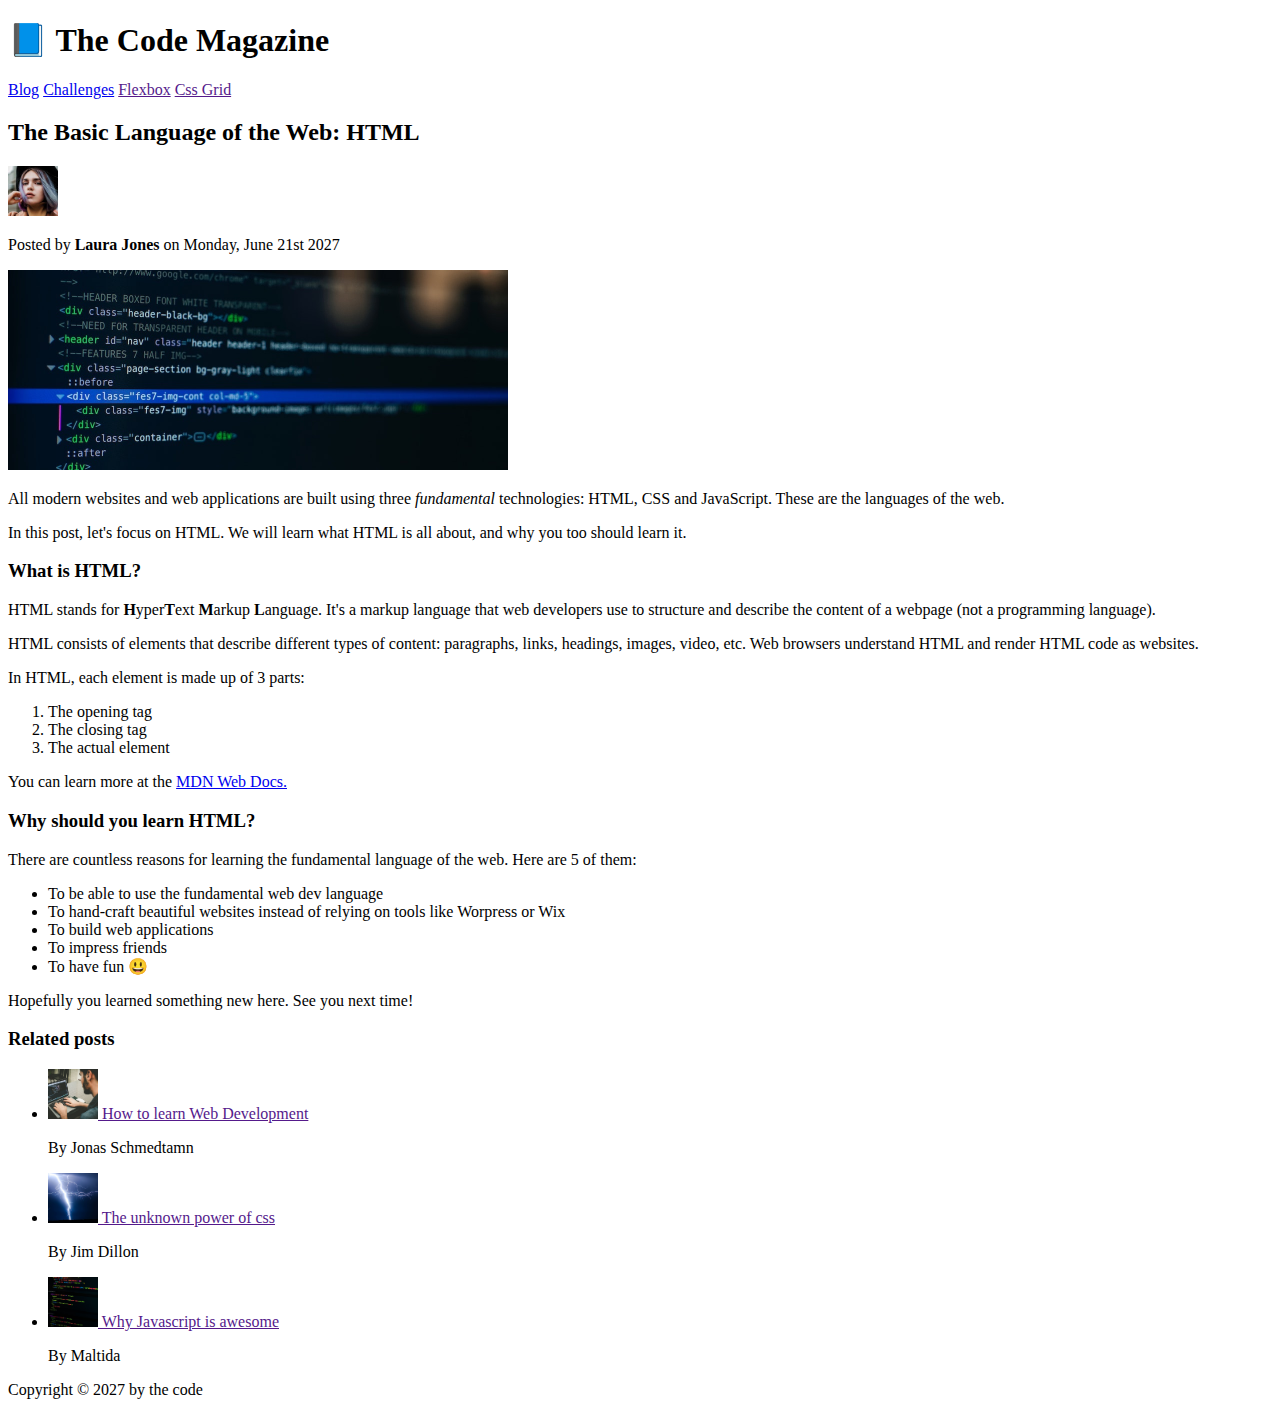
<file: 02-HTML-Fundamentals/index.html>
<!DOCTYPE html>
<html lang="en">

<head>
  <meta charset="UTF-8">
  <title>
    The Basic language of the web:HTML
  </title>
</head>
<!-- <h1> The Basic Language of the web :HTML </h1>
<h2> The Basic Language of the web :HTML </h2>
<h3> The Basic Language of the web :HTML </h3>
<h4> The Basic Language of the web :HTML </h4>
<h5> The Basic Language of the web :HTML </h5>
<h6> The Basic Language of the web :HTML </h6> -->
<header>
  <h1>📘 The Code Magazine </h1>
  <nav>
    <a href="blog.html">Blog</a>
    <a href="challenge2.html">Challenges</a>
    <a href="">Flexbox</a>
    <a href="">Css Grid</a>
  </nav>
</header>
<article>


  <header>
    <h2>The Basic Language of the Web: HTML </h2>
    <img src="img/laura-jones.jpg" alt="the author not me I did't desing I just practic even I found it so easy   "
      height="50" width="50">
    <p>Posted by <strong>Laura Jones</strong> on Monday, June 21st 2027 </p>
    <img src="img/post-img.jpg" alt="HTML code on a screen" width="500" height="200">
  </header>
  <p>All modern websites and web applications are built using three <em>fundamental</em> technologies: HTML, CSS and
    JavaScript.
    These are the languages of the web.
  </p>
  <p>In this post, let's focus on HTML. We will learn what HTML is all about, and why you too should learn it.
  </p>
  <h3>What is HTML?</h3>
  <p>HTML stands for <strong>H</strong>yper<strong>T</strong>ext <strong>M</strong>arkup <strong>L</strong>anguage. It's
    a
    markup language that web developers use to structure and describe
    the content of a webpage (not a programming language).
  </p>
  <p>
    HTML consists of elements that describe different types of content: paragraphs, links, headings, images, video, etc.
    Web browsers understand HTML and render HTML code as websites.

  </p>
  <p>
    In HTML, each element is made up of 3 parts:</p>
  <ol>
    <li>The opening tag</li>
    <li>The closing tag</li>
    <li>The actual element</li>
  </ol>

  <p>You can learn more at the
    <a href="https://developer.mozilla.org/en-US/docs/Web/HTML" target="_blank">MDN Web Docs.</a>
  </p>

  <h3>Why should you learn HTML?
  </h3>
  <p>

    There are countless reasons for learning the fundamental language of the web. Here are 5 of them:
  </p>
  <p>
    <ul>
      <li>To be able to use the fundamental web dev language</li>
      <li>To hand-craft beautiful websites instead of relying on tools like Worpress or Wix</li>
      <li>To build web applications</li>
      <li>To impress friends</li>
      <li>To have fun 😃</li>
    </ul>

  </p>

  <p>Hopefully you learned something new here. See you next time!</p>
</article>
<aside>
  <h3>Related posts</h3>
  <ul>
    <li><img src="img/related-1.jpg" alt="man coding " width="50" height="50"><a href=""> How to learn Web Development</a></li>
    <p>By Jonas Schmedtamn</p>
    <li><img src="img/related-2.jpg" alt="thunder" width="50" height="50"><a href=""> The unknown power of css</a></li>
    <p>By Jim Dillon</p>
    <li><img src="img/related-3.jpg" alt="coding background" width="50" height="50"><a href=""> Why Javascript is awesome</a></li>
    <p>By Maltida</p>
  </ul>
</aside>
<footer>

</footer>
Copyright &copy; 2027 by the code

</html>
</file>
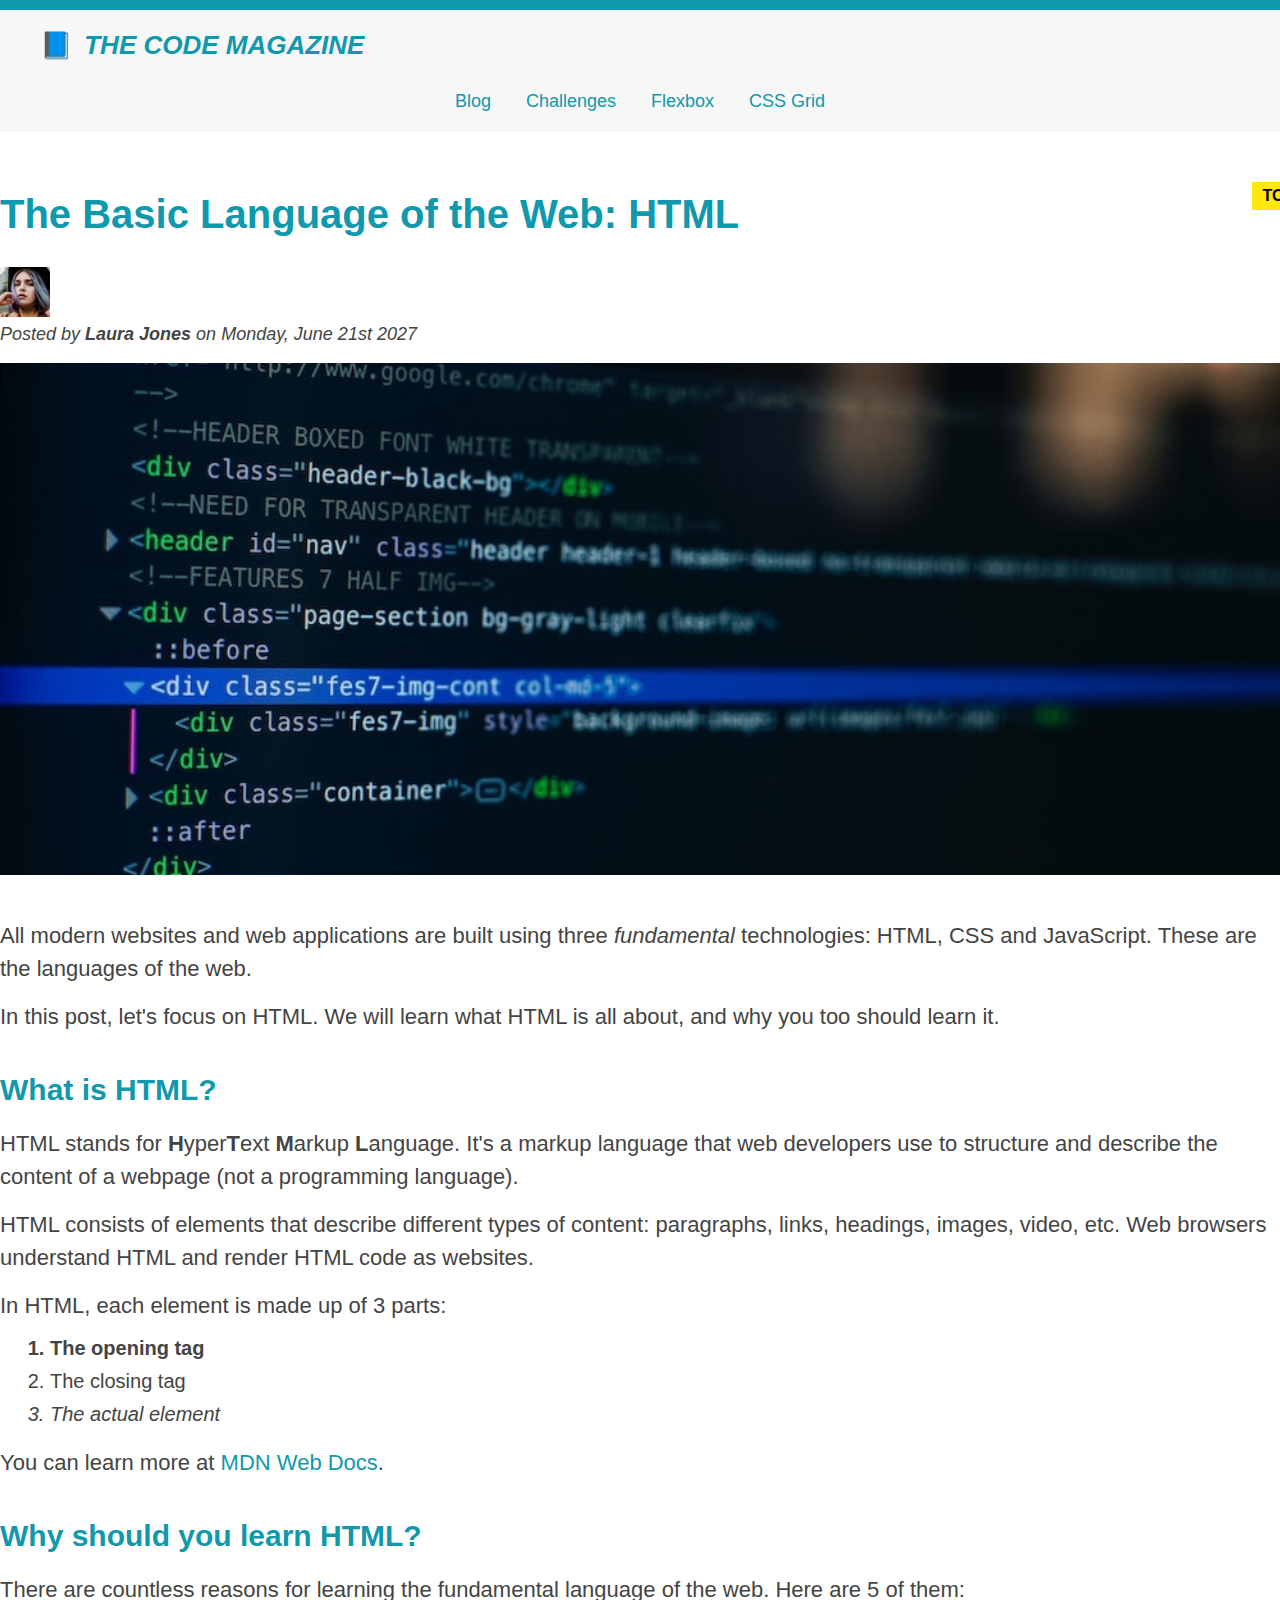
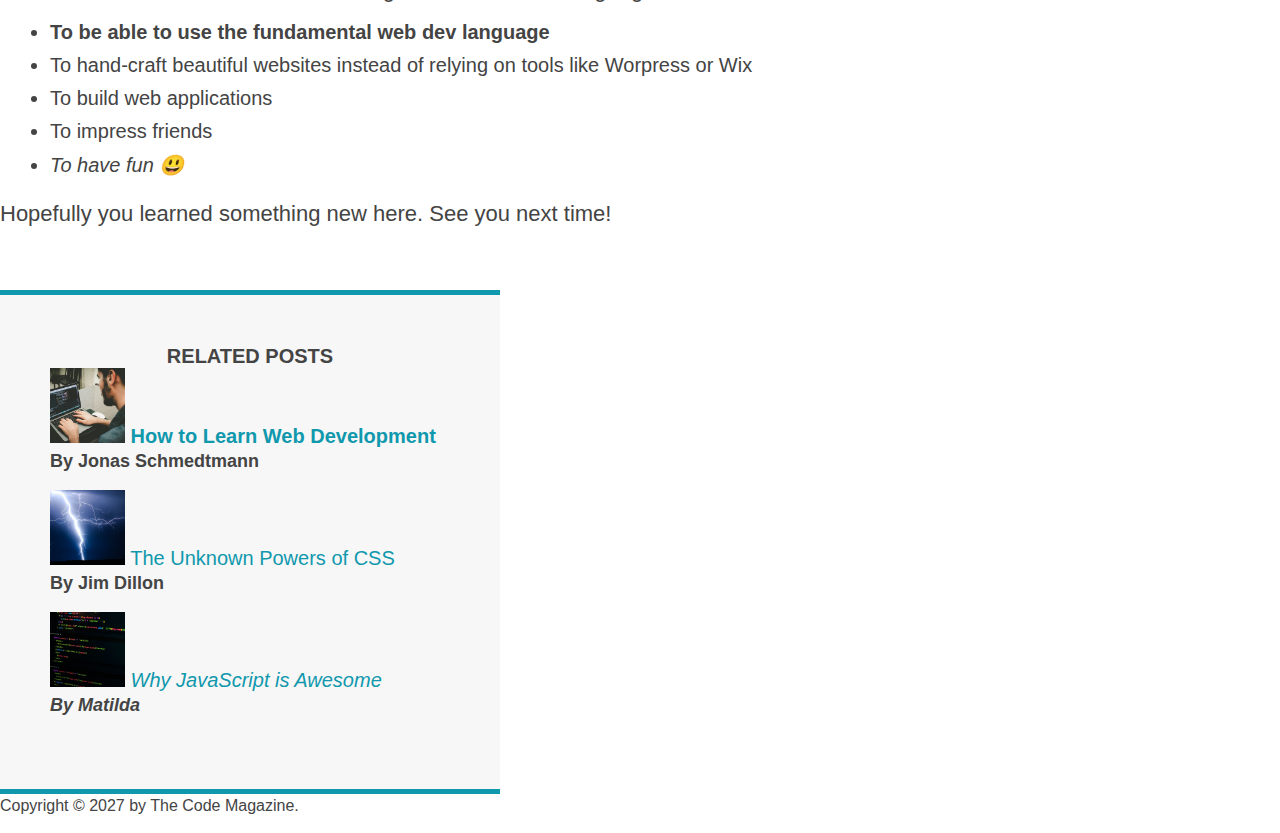
<file: 03-CSS-Fundamentals/index.html>
<!DOCTYPE html>
<html lang="en">
  <head>
    <meta charset="UTF-8" />
    <title>The Basic Language of the Web: HTML</title>
    <link rel="stylesheet" href="style.css">
  </head>

  <body>
    <!--
    <h1>The Basic Language of the Web: HTML</h1>
    <h2>The Basic Language of the Web: HTML</h2>
    <h3>The Basic Language of the Web: HTML</h3>
    <h4>The Basic Language of the Web: HTML</h4>
    <h5>The Basic Language of the Web: HTML</h5>
    <h6>The Basic Language of the Web: HTML</h6>
    -->

    <header class="main-header">
      <h1>📘 The Code Magazine</h1>

      <nav>
        <!-- <strong>This is the navigation</strong> -->
        <a href="blog.html">Blog</a>
        <a href="#">Challenges</a>
        <a href="#">Flexbox</a>
        <a href="#">CSS Grid</a>
        <!-- <p>Test  paragraph</p> -->
      </nav>
    </header>

    <article>
      <!-- <p>Test</p> -->
      <header class="post-header">
        <h2>The Basic Language of the Web: HTML</h2>

        <img
          src="img/laura-jones.jpg"
          alt="Headshot of Laura Jones"
          height="50"
          width="50"
        />

        <p id="author">Posted by <strong>Laura Jones</strong> on Monday, June 21st 2027</p>

        <img
          src="img/post-img.jpg"
          alt="HTML code on a screen"
          width="500"
          height="200"
          class="post-img"

        />
      </header>

      <p>
        All modern websites and web applications are built using three
        <em>fundamental</em>
        technologies: HTML, CSS and JavaScript. These are the languages of the
        web.
      </p>

      <p>
        In this post, let's focus on HTML. We will learn what HTML is all about,
        and why you too should learn it.
      </p>

      <h3>What is HTML?</h3>
      <p>
        HTML stands for <strong>H</strong>yper<strong>T</strong>ext
        <strong>M</strong>arkup <strong>L</strong>anguage. It's a markup
        language that web developers use to structure and describe the content
        of a webpage (not a programming language).
      </p>
      <p>
        HTML consists of elements that describe different types of content:
        paragraphs, links, headings, images, video, etc. Web browsers understand
        HTML and render HTML code as websites.
      </p>
      <p>In HTML, each element is made up of 3 parts:</p>

      <ol>
        <li class="first-li">The opening tag</li>
        <li>The closing tag</li>
        <li>The actual element</li>
      </ol>

      <p>
        You can learn more at
        <a
          href="https://developer.mozilla.org/en-US/docs/Web/HTML"
          target="_blank"
          >MDN Web Docs</a
        >.
      </p>

      <h3>Why should you learn HTML?</h3>

      <p>
        There are countless reasons for learning the fundamental language of the
        web. Here are 5 of them:
      </p>

      <ul >
        <li class="first-li">To be able to use the fundamental web dev language</li>
        <li>
          To hand-craft beautiful websites instead of relying on tools like
          Worpress or Wix
        </li>
        <li>To build web applications</li>
        <li>To impress friends</li>
        <li>To have fun 😃</li>
      </ul>

      <p>Hopefully you learned something new here. See you next time!</p>
    </article>

    <aside>
      <h4>Related posts</h4>

      <ul class='related'>
        <li>
          <img
            src="img/related-1.jpg"
            alt="Person programming"
            width="75"
            width="75"
          />
          <a href="#">How to Learn Web Development</a>
          <p class="related-author">By Jonas Schmedtmann</p>
        </li>
        <li>
          <img src="img/related-2.jpg" alt="Lightning" width="75" heigth="75" />
          <a href="#">The Unknown Powers of CSS</a>
          <p class="related-author" >By Jim Dillon</p>
        </li>
        <li>
          <img
            src="img/related-3.jpg"
            alt="JavaScript code on a screen"
            width="75"
            height="75"
          />
          <a href="#">Why JavaScript is Awesome</a>
          <p class="related-author" >By Matilda</p>
        </li>
      </ul>
    </aside>

    <footer><p id="copyright" class="copyright text">Copyright &copy; 2027 by The Code Magazine.</p></footer>
  </body>
</html>
</file>
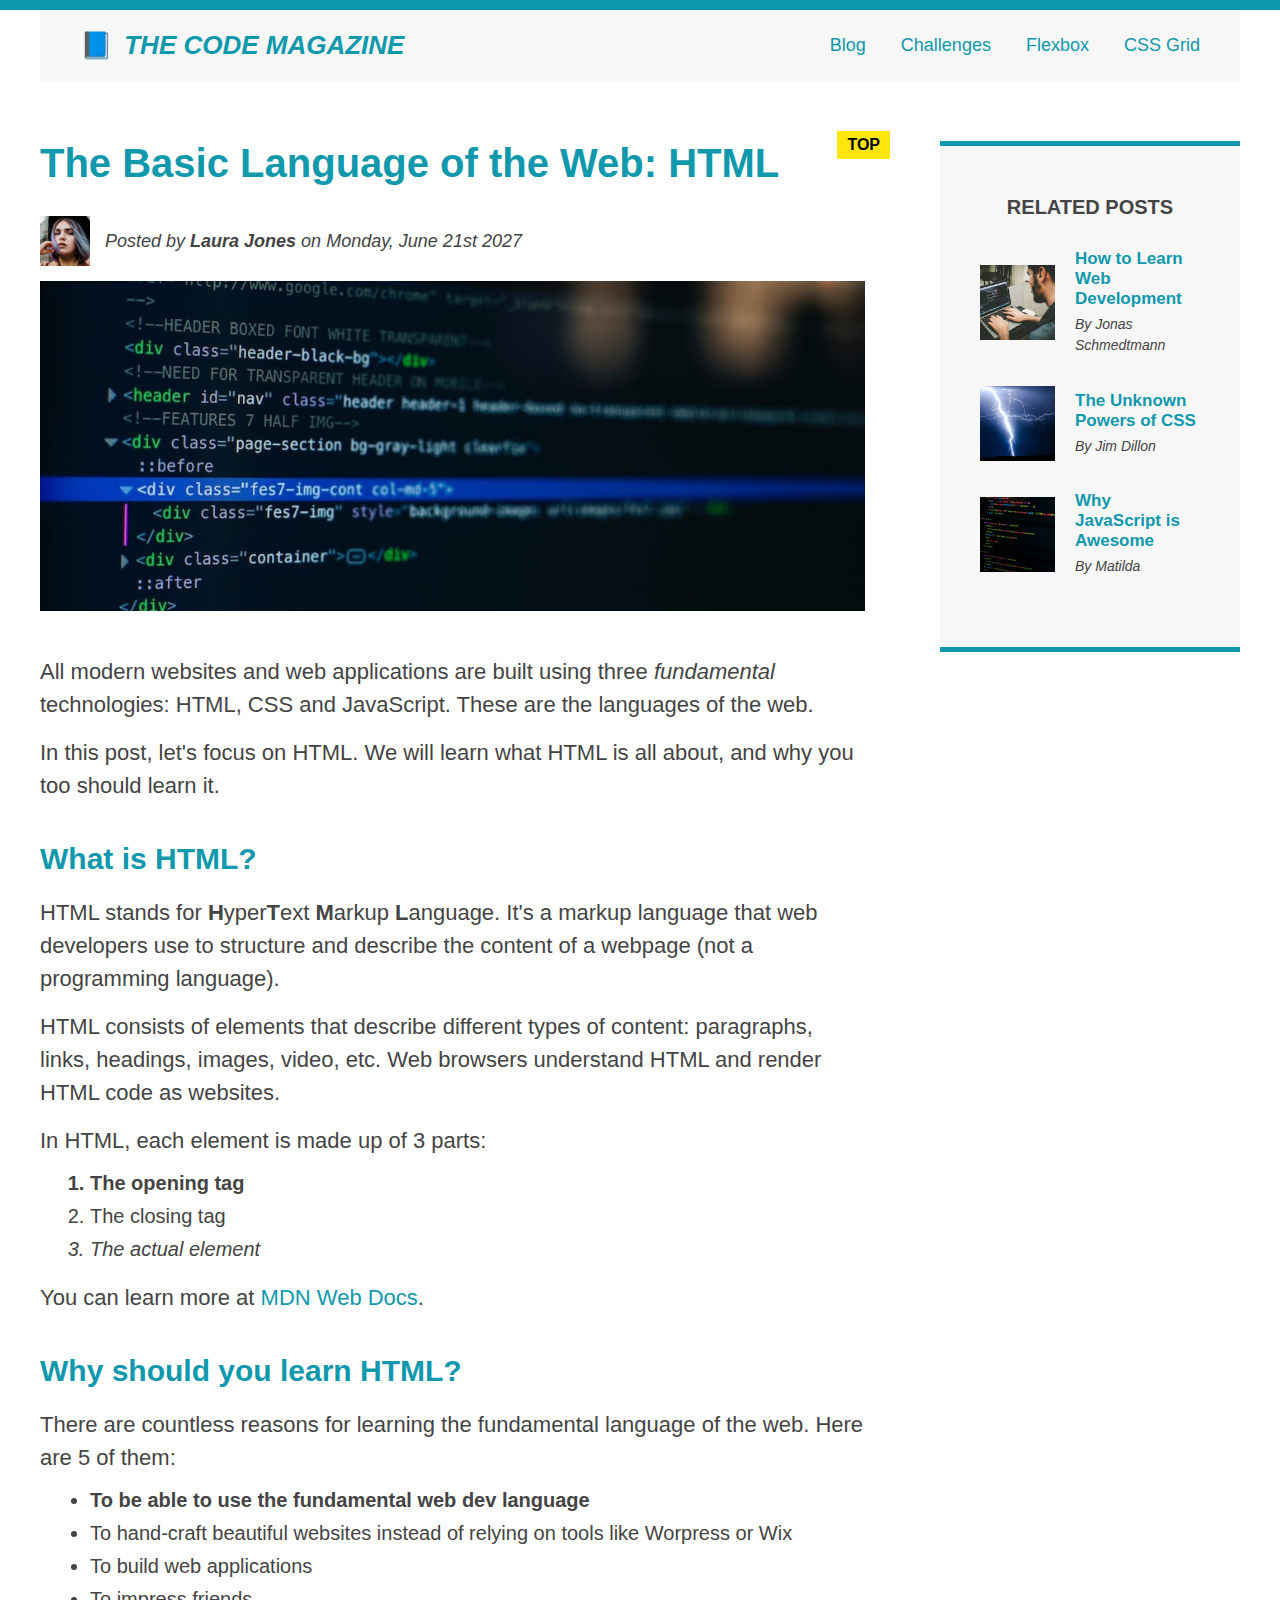
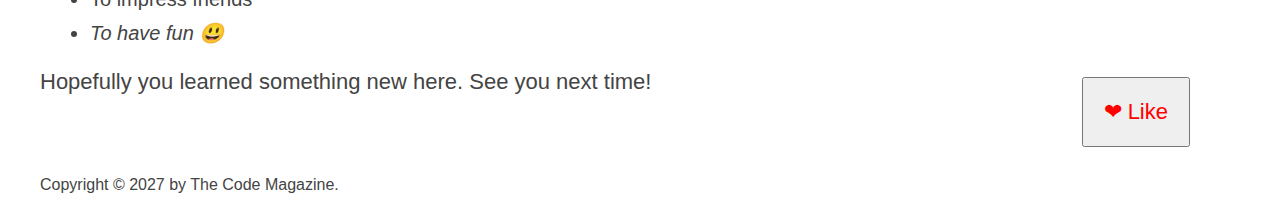
<file: 03-CSS-Layouts/index.html>
<!DOCTYPE html>
<html lang="en">

<head>
  <meta charset="UTF-8" />
  <title>The Basic Language of the Web: HTML</title>
  <link rel="stylesheet" href="style.css">
</head>

<body>
  <!--
    <h1>The Basic Language of the Web: HTML</h1>
    <h2>The Basic Language of the Web: HTML</h2>
    <h3>The Basic Language of the Web: HTML</h3>
    <h4>The Basic Language of the Web: HTML</h4>
    <h5>The Basic Language of the Web: HTML</h5>
    <h6>The Basic Language of the Web: HTML</h6>
    -->
  <div class="contianer">
    <header class="main-header clearfix">
      <h1>📘 The Code Magazine</h1>

      <nav>
        <!-- <strong>This is the navigation</strong> -->
        <a href="blog.html">Blog</a>
        <a href="#">Challenges</a>
        <a href="flexbox.html">Flexbox</a>
        <a href="css-grid.html">CSS Grid</a>
        <!-- <p>Test  paragraph</p> -->
      </nav>
      <!-- <div class ="clear"></div> -->

    </header>
<div class='row'>
    <article>
      <!-- <p>Test</p> -->
      <header class="post-header">
        <h2>The Basic Language of the Web: HTML</h2>

        <div class="author-box">
          <img src="img/laura-jones.jpg" alt="Headshot of Laura Jones" height="50" width="50" class="author-img" />

          <p id="author" class="author">Posted by <strong>Laura Jones</strong> on Monday, June 21st 2027
          </p>
        </div>

        <img src="img/post-img.jpg" alt="HTML code on a screen" width="500" height="200" class="post-img" />
        <button>❤ Like</button>

      </header>

      <p>
        All modern websites and web applications are built using three
        <em>fundamental</em>
        technologies: HTML, CSS and JavaScript. These are the languages of the
        web.
      </p>

      <p>
        In this post, let's focus on HTML. We will learn what HTML is all about,
        and why you too should learn it.
      </p>

      <h3>What is HTML?</h3>
      <p>
        HTML stands for <strong>H</strong>yper<strong>T</strong>ext
        <strong>M</strong>arkup <strong>L</strong>anguage. It's a markup
        language that web developers use to structure and describe the content
        of a webpage (not a programming language).
      </p>
      <p>
        HTML consists of elements that describe different types of content:
        paragraphs, links, headings, images, video, etc. Web browsers understand
        HTML and render HTML code as websites.
      </p>
      <p>In HTML, each element is made up of 3 parts:</p>

      <ol>
        <li class="first-li">The opening tag</li>
        <li>The closing tag</li>
        <li>The actual element</li>
      </ol>

      <p>
        You can learn more at
        <a href="https://developer.mozilla.org/en-US/docs/Web/HTML" target="_blank">MDN Web Docs</a>.
      </p>

      <h3>Why should you learn HTML?</h3>

      <p>
        There are countless reasons for learning the fundamental language of the
        web. Here are 5 of them:
      </p>

      <ul>
        <li class="first-li">To be able to use the fundamental web dev language</li>
        <li>
          To hand-craft beautiful websites instead of relying on tools like
          Worpress or Wix
        </li>
        <li>To build web applications</li>
        <li>To impress friends</li>
        <li>To have fun 😃</li>
      </ul>

      <p>Hopefully you learned something new here. See you next time!</p>
    </article>

    <aside>
      <h4>Related posts</h4>

      <ul class='related'>
        <li class='related-post'>
          <img src="img/related-1.jpg" alt="Person programming" width="75" width="75" />
          <div>
            <a href="#" class="related-link">How to Learn Web Development</a>
            <p class="related-author">By Jonas Schmedtmann</p>
          </div>
        </li>
        <li class='related-post'>
          <img src="img/related-2.jpg" alt="Lightning" width="75" heigth="75" />
          <div>
            <a href="#" class="related-link">The Unknown Powers of CSS</a>
            <p class="related-author">By Jim Dillon</p>
          </div>
        </li>
        <li class='related-post'>
          <img src="img/related-3.jpg" alt="JavaScript code on a screen" width="75" height="75" />
          <div>
            <a href="#" class="related-link">Why JavaScript is Awesome</a>
            <p class="related-author">By Matilda</p>
          </div>
        </li>
      </ul>
    </aside>
  </div>
    <footer>
      <p id="copyright" class="copyright text">Copyright &copy; 2027 by The Code Magazine.</p>
    </footer>

  </div>
  <!-- <button>❤ Like</button> -->
</body>

</html>
</file>
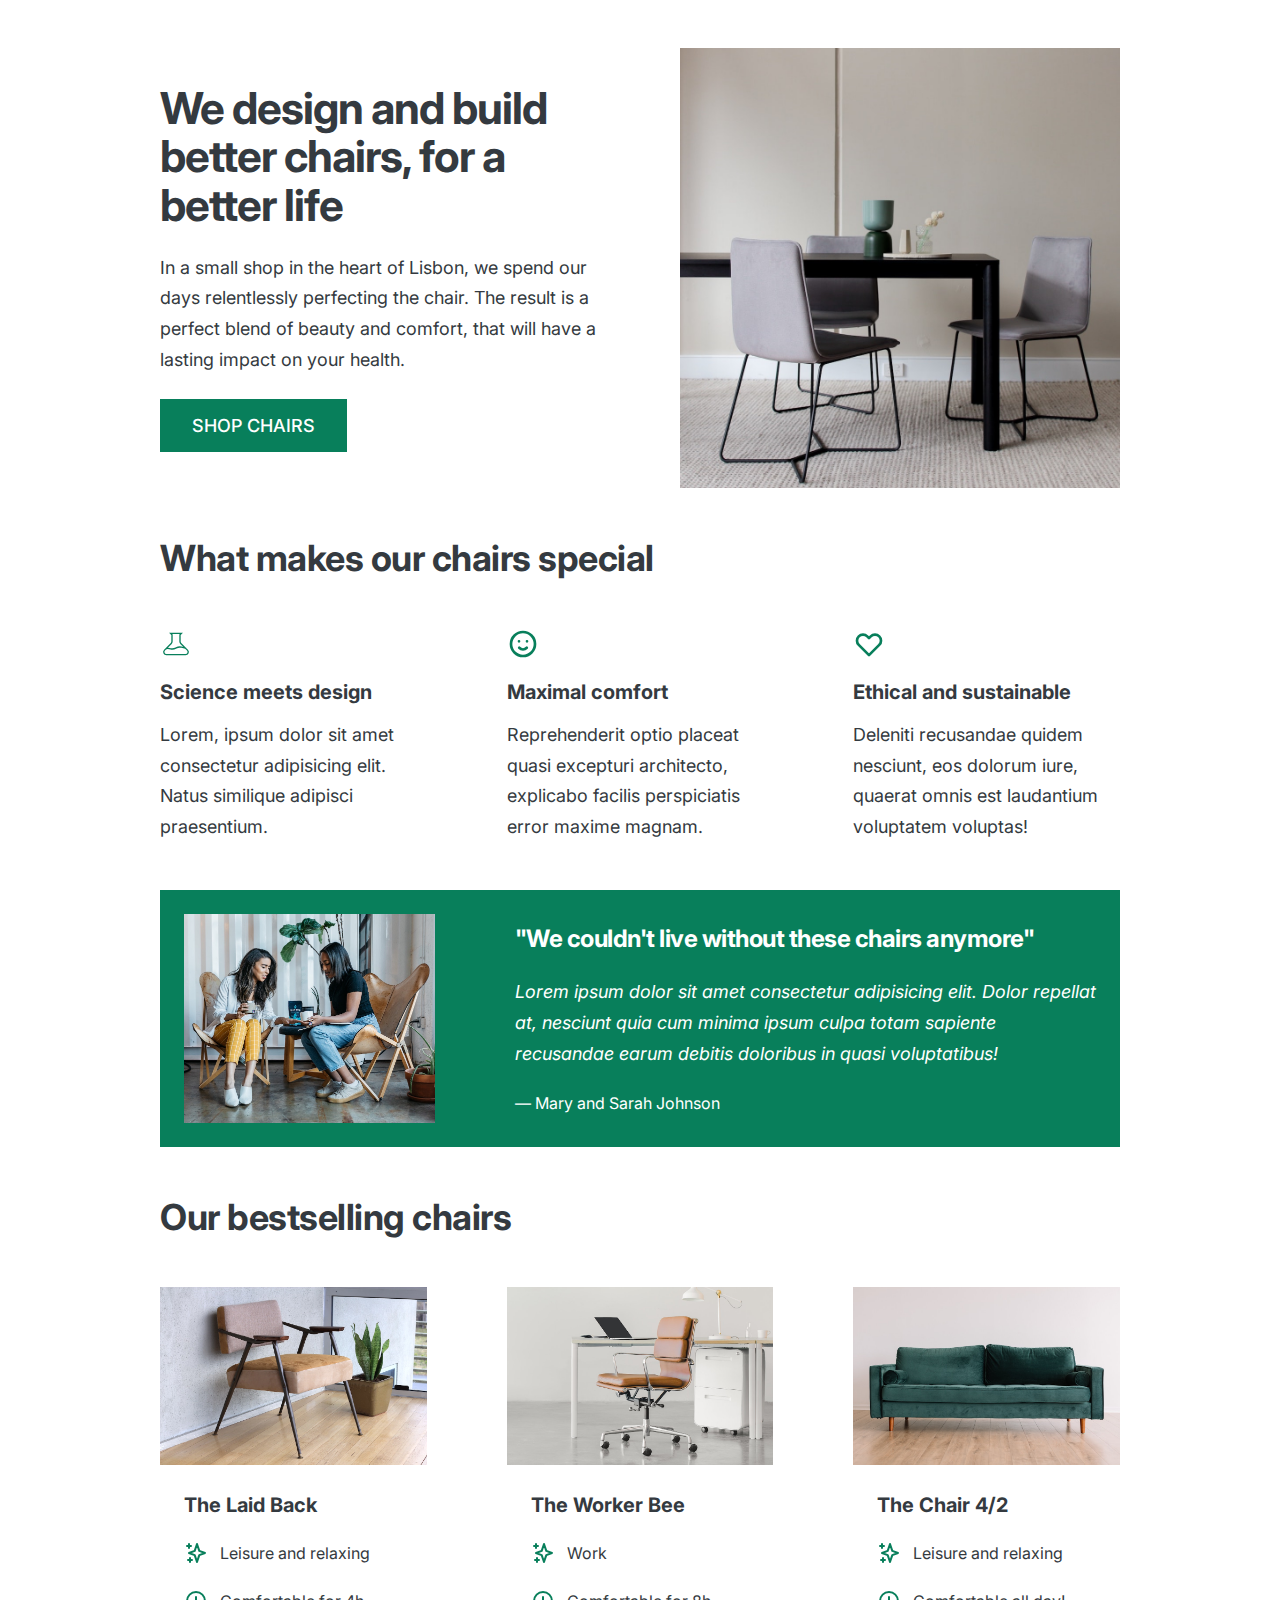
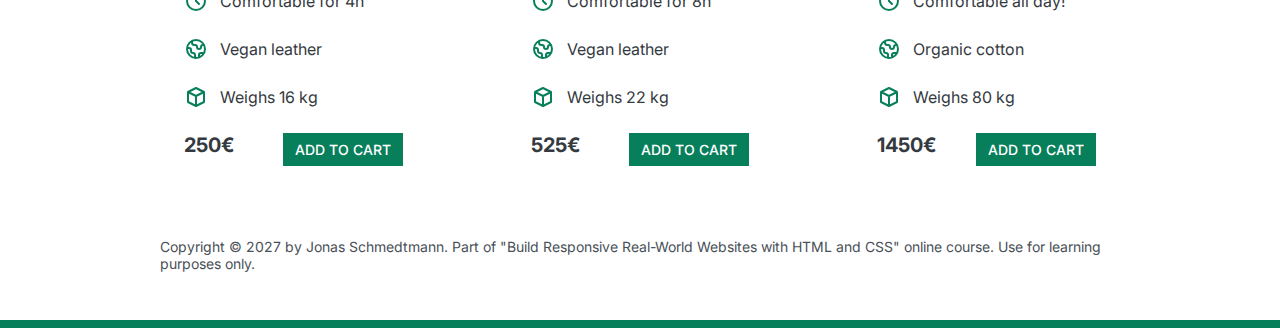
<file: 05-Design/index.html>
<!DOCTYPE html>
<html lang="en">

<head>
  <meta charset="UTF-8" />
  <meta http-equiv="X-UA-Compatible" content="IE=edge" />
  <meta name="viewport" content="width=device-width, initial-scale=1.0" />
  <link rel="preconnect" href="https://fonts.googleapis.com">
  <link rel="preconnect" href="https://fonts.gstatic.com" crossorigin>
  <link href="https://fonts.googleapis.com/css2?family=Inter:wght@400;500;600;700&display=swap" rel="stylesheet">
  <link rel="stylesheet" href="style.css" />
  <title>Lisbon Chair Shop</title>
</head>

<body>
  <div class="container">
    <header>
      <div class="header-text-box">
        <h1>We design and build better chairs, for a better life</h1>
        <p class="header-text">
          In a small shop in the heart of Lisbon, we spend our days
          relentlessly perfecting the chair. The result is a perfect blend of
          beauty and comfort, that will have a lasting impact on your health.
        </p>
        <a class="btn btn--big" href="#">Shop chairs</a>
      </div>
      <img src="hero.jpg" alt="Photo" />
    </header>

    <section>
      <h2>What makes our chairs special</h2>
      <div class="grid-3-cols">
        <div>
          <svg xmlns="http://www.w3.org/2000/svg" class="features-icon" fill="none" viewBox="0 0 24 24" stroke="currentColor">
            <path strokeLinecap="round" strokeLinejoin="round" strokeWidth={2} d="M19.428 15.428a2 2 0 00-1.022-.547l-2.387-.477a6 6 0 00-3.86.517l-.318.158a6 6 0 01-3.86.517L6.05 15.21a2 2 0 00-1.806.547M8 4h8l-1 1v5.172a2 2 0 00.586 1.414l5 5c1.26 1.26.367 3.414-1.415 3.414H4.828c-1.782 0-2.674-2.154-1.414-3.414l5-5A2 2 0 009 10.172V5L8 4z" />
          </svg>
          <p class="features-title"><strong>Science meets design</strong></p>
          <p class="features-text">
            Lorem, ipsum dolor sit amet consectetur adipisicing elit. Natus
            similique adipisci praesentium.
          </p>
        </div>

        <div>
          <svg xmlns="http://www.w3.org/2000/svg" class="features-icon" fill="none" viewBox="0 0 24 24" stroke="currentColor">
            <path stroke-linecap="round" stroke-linejoin="round" stroke-width="2" d="M14.828 14.828a4 4 0 01-5.656 0M9 10h.01M15 10h.01M21 12a9 9 0 11-18 0 9 9 0 0118 0z" />
          </svg>
          <p class="features-title">
            
            <strong>Maximal comfort</strong>
          </p>
          <p class="features-text">
            Reprehenderit optio placeat quasi excepturi architecto, explicabo
            facilis perspiciatis error maxime magnam.
          </p>
        </div>

        <div>
          <svg xmlns="http://www.w3.org/2000/svg" class="features-icon" fill="none" viewBox="0 0 24 24" stroke="currentColor">
            <path stroke-linecap="round" stroke-linejoin="round" stroke-width="2" d="M4.318 6.318a4.5 4.5 0 000 6.364L12 20.364l7.682-7.682a4.5 4.5 0 00-6.364-6.364L12 7.636l-1.318-1.318a4.5 4.5 0 00-6.364 0z" />
          </svg>
          <p class="features-title">
            <strong>Ethical and sustainable</strong>
          </p>
          <p class="features-text">
            Deleniti recusandae quidem nesciunt, eos dolorum iure, quaerat
            omnis est laudantium voluptatem voluptas!
          </p>
        </div>
      </div>
    </section>

    <section class="testimonial-section">
      <div class="grid-3-cols">
        <img src="customers.jpg" alt="People sitting on chairs" />
        <div class="testimonial-box">
          <h2>"We couldn't live without these chairs anymore"</h2>
          <blockquote class="testimonial-text">
            Lorem ipsum dolor sit amet consectetur adipisicing elit. Dolor
            repellat at, nesciunt quia cum minima ipsum culpa totam sapiente
            recusandae earum debitis doloribus in quasi voluptatibus!
          </blockquote>
          <p class="testimonial-author">&mdash; Mary and Sarah Johnson</p>
        </div>
      </div>
    </section>

    <section>
      <h2>Our bestselling chairs</h2>
      <div class="grid-3-cols">
        <figure class="chair">
          <img src="chair-1.jpg" alt="Chair" />
          <div class="chair-box">
            <h3>The Laid Back</h3>
            <ul class="chair-details">
              <li>
                <svg xmlns="http://www.w3.org/2000/svg" class="chair-icon" fill="none" viewBox="0 0 24 24" stroke="currentColor">
                  <path stroke-linecap="round" stroke-linejoin="round" stroke-width="2" d="M5 3v4M3 5h4M6 17v4m-2-2h4m5-16l2.286 6.857L21 12l-5.714 2.143L13 21l-2.286-6.857L5 12l5.714-2.143L13 3z" />
                </svg>
                <!-- Span is a generic INLINE text element, it doesn't have any meaning. It's like a div element, but inline -->
                <span>Leisure and relaxing</span>
              </li>
              <li>
                <svg xmlns="http://www.w3.org/2000/svg" class="chair-icon" fill="none" viewBox="0 0 24 24" stroke="currentColor">
                  <path stroke-linecap="round" stroke-linejoin="round" stroke-width="2" d="M12 8v4l3 3m6-3a9 9 0 11-18 0 9 9 0 0118 0z" />
                </svg>
                <span>Comfortable for 4h</span>
              </li>
              <li>
                <svg xmlns="http://www.w3.org/2000/svg" class="chair-icon" fill="none" viewBox="0 0 24 24" stroke="currentColor">
                  <path stroke-linecap="round" stroke-linejoin="round" stroke-width="2" d="M3.055 11H5a2 2 0 012 2v1a2 2 0 002 2 2 2 0 012 2v2.945M8 3.935V5.5A2.5 2.5 0 0010.5 8h.5a2 2 0 012 2 2 2 0 104 0 2 2 0 012-2h1.064M15 20.488V18a2 2 0 012-2h3.064M21 12a9 9 0 11-18 0 9 9 0 0118 0z" />
                </svg>
                <span>Vegan leather</span>
              </li>
              <li>
                <svg xmlns="http://www.w3.org/2000/svg" class="chair-icon" fill="none" viewBox="0 0 24 24" stroke="currentColor">
                  <path stroke-linecap="round" stroke-linejoin="round" stroke-width="2" d="M20 7l-8-4-8 4m16 0l-8 4m8-4v10l-8 4m0-10L4 7m8 4v10M4 7v10l8 4" />
                </svg>
                <span>Weighs 16 kg</span>
              </li>
            </ul>
            <div class="chair-price">
              <strong>250€</strong>
              <a href="#" class="btn btn--small">Add to cart</a>
            </div>
          </div>
        </figure>

        <figure class="chair">
          <img src="chair-2.jpg" alt="Chair" />
          <div class="chair-box">
            <h3>The Worker Bee</h3>
            <ul class="chair-details">
              <li>
                <svg xmlns="http://www.w3.org/2000/svg" class="chair-icon" fill="none" viewBox="0 0 24 24" stroke="currentColor">
                  <path stroke-linecap="round" stroke-linejoin="round" stroke-width="2" d="M5 3v4M3 5h4M6 17v4m-2-2h4m5-16l2.286 6.857L21 12l-5.714 2.143L13 21l-2.286-6.857L5 12l5.714-2.143L13 3z" />
                </svg>
                <span>Work</span>
              </li>
              <li>
                <svg xmlns="http://www.w3.org/2000/svg" class="chair-icon" fill="none" viewBox="0 0 24 24" stroke="currentColor">
                  <path stroke-linecap="round" stroke-linejoin="round" stroke-width="2" d="M12 8v4l3 3m6-3a9 9 0 11-18 0 9 9 0 0118 0z" />
                </svg>
                <span>Comfortable for 8h</span>
              </li>
              <li>
                <svg xmlns="http://www.w3.org/2000/svg" class="chair-icon" fill="none" viewBox="0 0 24 24" stroke="currentColor">
                  <path stroke-linecap="round" stroke-linejoin="round" stroke-width="2" d="M3.055 11H5a2 2 0 012 2v1a2 2 0 002 2 2 2 0 012 2v2.945M8 3.935V5.5A2.5 2.5 0 0010.5 8h.5a2 2 0 012 2 2 2 0 104 0 2 2 0 012-2h1.064M15 20.488V18a2 2 0 012-2h3.064M21 12a9 9 0 11-18 0 9 9 0 0118 0z" />
                </svg>
                <span>Vegan leather</span>
              </li>
              <li>
                <svg xmlns="http://www.w3.org/2000/svg" class="chair-icon" fill="none" viewBox="0 0 24 24" stroke="currentColor">
                  <path stroke-linecap="round" stroke-linejoin="round" stroke-width="2" d="M20 7l-8-4-8 4m16 0l-8 4m8-4v10l-8 4m0-10L4 7m8 4v10M4 7v10l8 4" />
                </svg>
                <span>Weighs 22 kg</span>
              </li>
            </ul>
            <div class="chair-price">
              <strong>525€</strong>
              <a href="#" class="btn btn--small">Add to cart</a>
            </div>
          </div>
        </figure>

        <figure class="chair">
          <img src="chair-3.jpg" alt="Chair" />
          <div class="chair-box">
            <h3>The Chair 4/2</h3>
            <ul class="chair-details">
              <li>
                <svg xmlns="http://www.w3.org/2000/svg" class="chair-icon" fill="none" viewBox="0 0 24 24" stroke="currentColor">
                  <path stroke-linecap="round" stroke-linejoin="round" stroke-width="2" d="M5 3v4M3 5h4M6 17v4m-2-2h4m5-16l2.286 6.857L21 12l-5.714 2.143L13 21l-2.286-6.857L5 12l5.714-2.143L13 3z" />
                </svg>
                <span>Leisure and relaxing</span>
              </li>
              <li>
                <svg xmlns="http://www.w3.org/2000/svg" class="chair-icon" fill="none" viewBox="0 0 24 24" stroke="currentColor">
                  <path stroke-linecap="round" stroke-linejoin="round" stroke-width="2" d="M12 8v4l3 3m6-3a9 9 0 11-18 0 9 9 0 0118 0z" />
                </svg>
                <span>Comfortable all day!</span>
              </li>
              <li>
                <svg xmlns="http://www.w3.org/2000/svg" class="chair-icon" fill="none" viewBox="0 0 24 24" stroke="currentColor">
                  <path stroke-linecap="round" stroke-linejoin="round" stroke-width="2" d="M3.055 11H5a2 2 0 012 2v1a2 2 0 002 2 2 2 0 012 2v2.945M8 3.935V5.5A2.5 2.5 0 0010.5 8h.5a2 2 0 012 2 2 2 0 104 0 2 2 0 012-2h1.064M15 20.488V18a2 2 0 012-2h3.064M21 12a9 9 0 11-18 0 9 9 0 0118 0z" />
                </svg>
                <span>Organic cotton</span>
              </li>
              <li>
                <svg xmlns="http://www.w3.org/2000/svg" class="chair-icon" fill="none" viewBox="0 0 24 24" stroke="currentColor">
                  <path stroke-linecap="round" stroke-linejoin="round" stroke-width="2" d="M20 7l-8-4-8 4m16 0l-8 4m8-4v10l-8 4m0-10L4 7m8 4v10M4 7v10l8 4" />
                </svg>
                <span>Weighs 80 kg</span>
              </li>
            </ul>
            <div class="chair-price">
              <strong>1450€</strong>
              <a href="#" class="btn btn--small">Add to cart</a>
            </div>
          </div>
        </figure>
      </div>
    </section>

    <footer>
      Copyright &copy; 2027 by Jonas Schmedtmann. Part of "Build Responsive
      Real-World Websites with HTML and CSS" online course. Use for learning
      purposes only.
    </footer>
  </div>
</body>

</html>
</file>
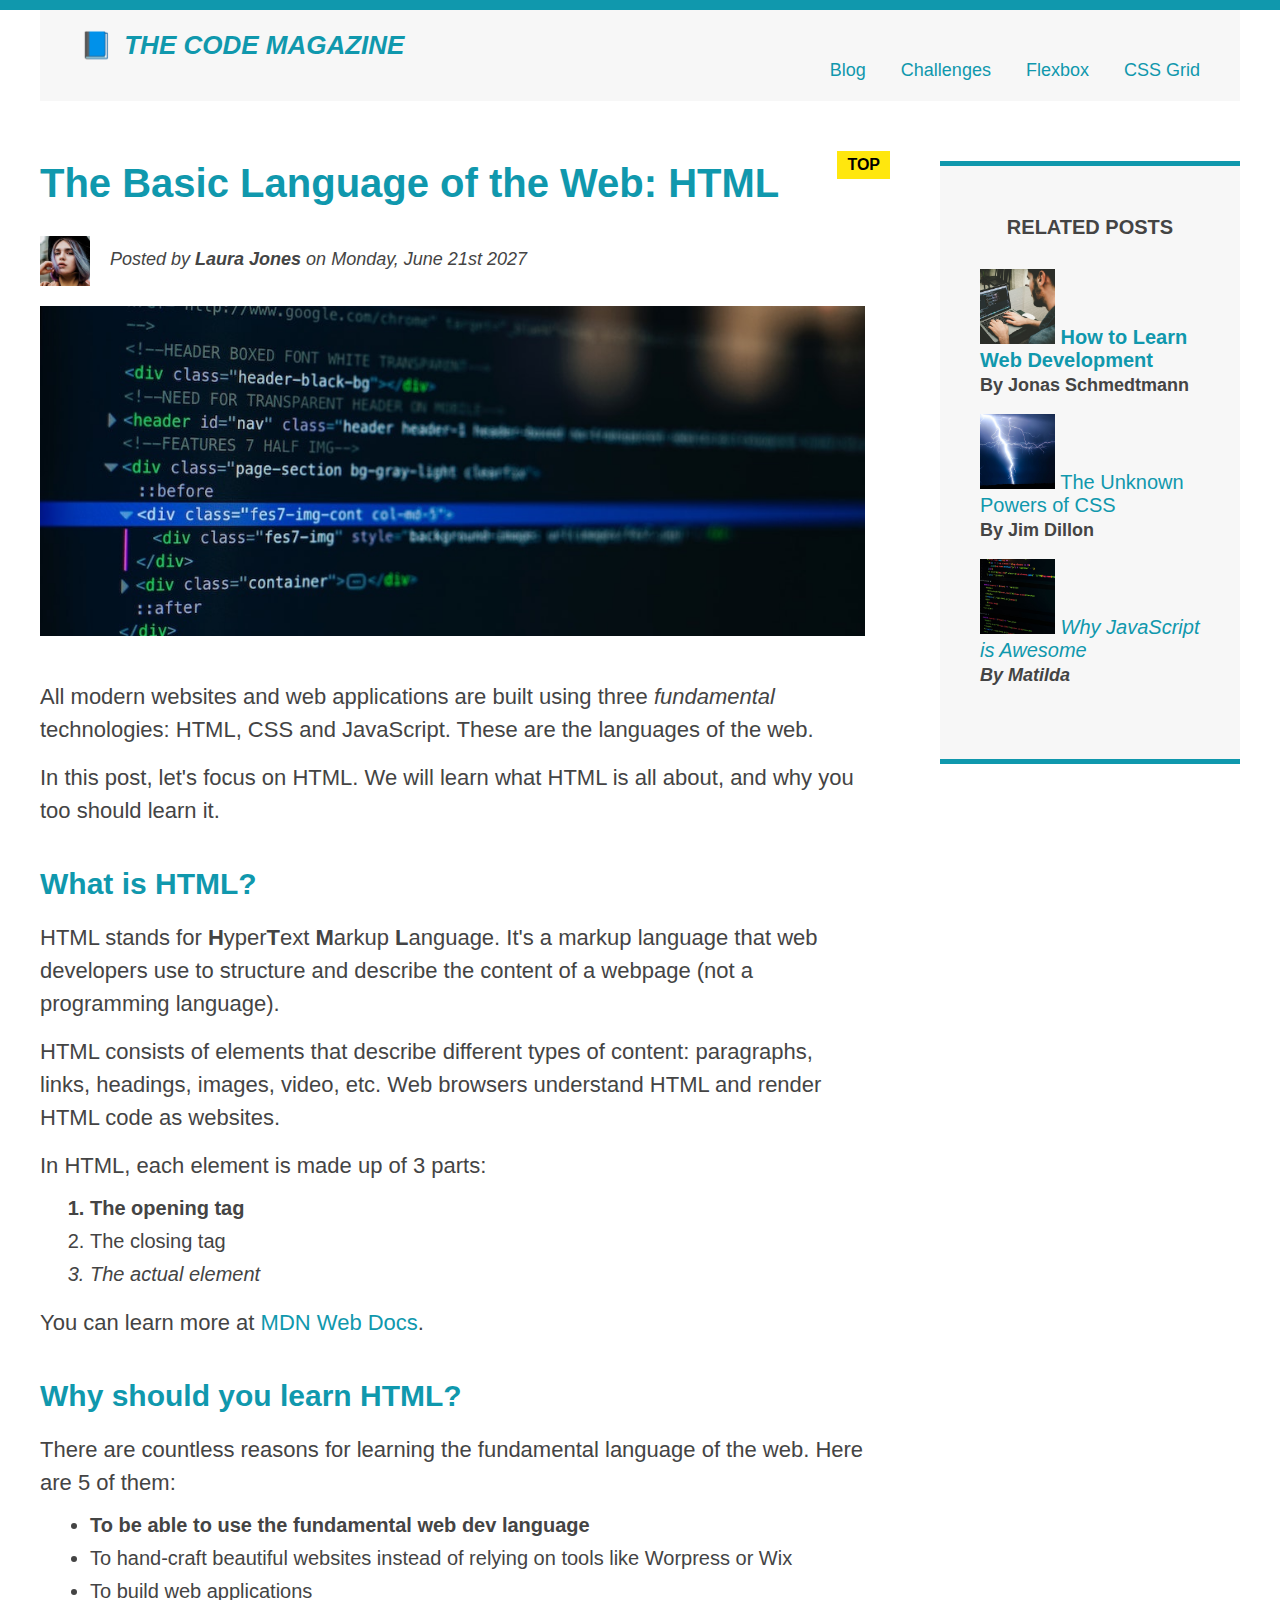
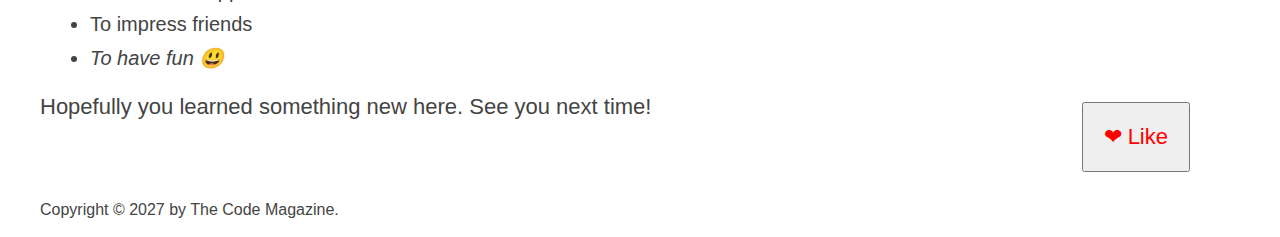
<file: cfp&sc-m/04-CSS-Layouts/index.html>
<!DOCTYPE html>
<html lang="en">

<head>
  <meta charset="UTF-8" />
  <title>The Basic Language of the Web: HTML</title>
  <link rel="stylesheet" href="style.css">
</head>

<body>
  <!--
    <h1>The Basic Language of the Web: HTML</h1>
    <h2>The Basic Language of the Web: HTML</h2>
    <h3>The Basic Language of the Web: HTML</h3>
    <h4>The Basic Language of the Web: HTML</h4>
    <h5>The Basic Language of the Web: HTML</h5>
    <h6>The Basic Language of the Web: HTML</h6>
    -->
  <div class="contianer">
    <header class="main-header clearfix">
      <h1>📘 The Code Magazine</h1>

      <nav>
        <!-- <strong>This is the navigation</strong> -->
        <a href="blog.html">Blog</a>
        <a href="#">Challenges</a>
        <a href="flexbox.html">Flexbox</a>
        <a href="css-grid.html">CSS Grid</a>
        <!-- <p>Test  paragraph</p> -->
      </nav>
      <!-- <div class ="clear"></div> -->
      
    </header>

    <article>
      <!-- <p>Test</p> -->
      <header class="post-header">
        <h2>The Basic Language of the Web: HTML</h2>

        <img src="img/laura-jones.jpg" alt="Headshot of Laura Jones" height="50" width="50" class="author-img" />

        <p id="author" class="author">Posted by <strong>Laura Jones</strong> on Monday, June 21st 2027 
          </p>

        <img src="img/post-img.jpg" alt="HTML code on a screen" width="500" height="200" class="post-img" />
        <button>❤ Like</button>

      </header>

      <p>
        All modern websites and web applications are built using three
        <em>fundamental</em>
        technologies: HTML, CSS and JavaScript. These are the languages of the
        web.
      </p>

      <p>
        In this post, let's focus on HTML. We will learn what HTML is all about,
        and why you too should learn it.
      </p>

      <h3>What is HTML?</h3>
      <p>
        HTML stands for <strong>H</strong>yper<strong>T</strong>ext
        <strong>M</strong>arkup <strong>L</strong>anguage. It's a markup
        language that web developers use to structure and describe the content
        of a webpage (not a programming language).
      </p>
      <p>
        HTML consists of elements that describe different types of content:
        paragraphs, links, headings, images, video, etc. Web browsers understand
        HTML and render HTML code as websites.
      </p>
      <p>In HTML, each element is made up of 3 parts:</p>

      <ol>
        <li class="first-li">The opening tag</li>
        <li>The closing tag</li>
        <li>The actual element</li>
      </ol>

      <p>
        You can learn more at
        <a href="https://developer.mozilla.org/en-US/docs/Web/HTML" target="_blank">MDN Web Docs</a>.
      </p>

      <h3>Why should you learn HTML?</h3>

      <p>
        There are countless reasons for learning the fundamental language of the
        web. Here are 5 of them:
      </p>

      <ul>
        <li class="first-li">To be able to use the fundamental web dev language</li>
        <li>
          To hand-craft beautiful websites instead of relying on tools like
          Worpress or Wix
        </li>
        <li>To build web applications</li>
        <li>To impress friends</li>
        <li>To have fun 😃</li>
      </ul>

      <p>Hopefully you learned something new here. See you next time!</p>
    </article>

    <aside>
      <h4>Related posts</h4>

      <ul class='related'>
        <li>
          <img src="img/related-1.jpg" alt="Person programming" width="75" width="75" />
          <a href="#">How to Learn Web Development</a>
          <p class="related-author">By Jonas Schmedtmann</p>
        </li>
        <li>
          <img src="img/related-2.jpg" alt="Lightning" width="75" heigth="75" />
          <a href="#">The Unknown Powers of CSS</a>
          <p class="related-author">By Jim Dillon</p>
        </li>
        <li>
          <img src="img/related-3.jpg" alt="JavaScript code on a screen" width="75" height="75" />
          <a href="#">Why JavaScript is Awesome</a>
          <p class="related-author">By Matilda</p>
        </li>
      </ul>
    </aside>

    <footer>
      <p id="copyright" class="copyright text">Copyright &copy; 2027 by The Code Magazine.</p>
    </footer>

  </div>
  <!-- <button>❤ Like</button> -->
</body>

</html>
</file>
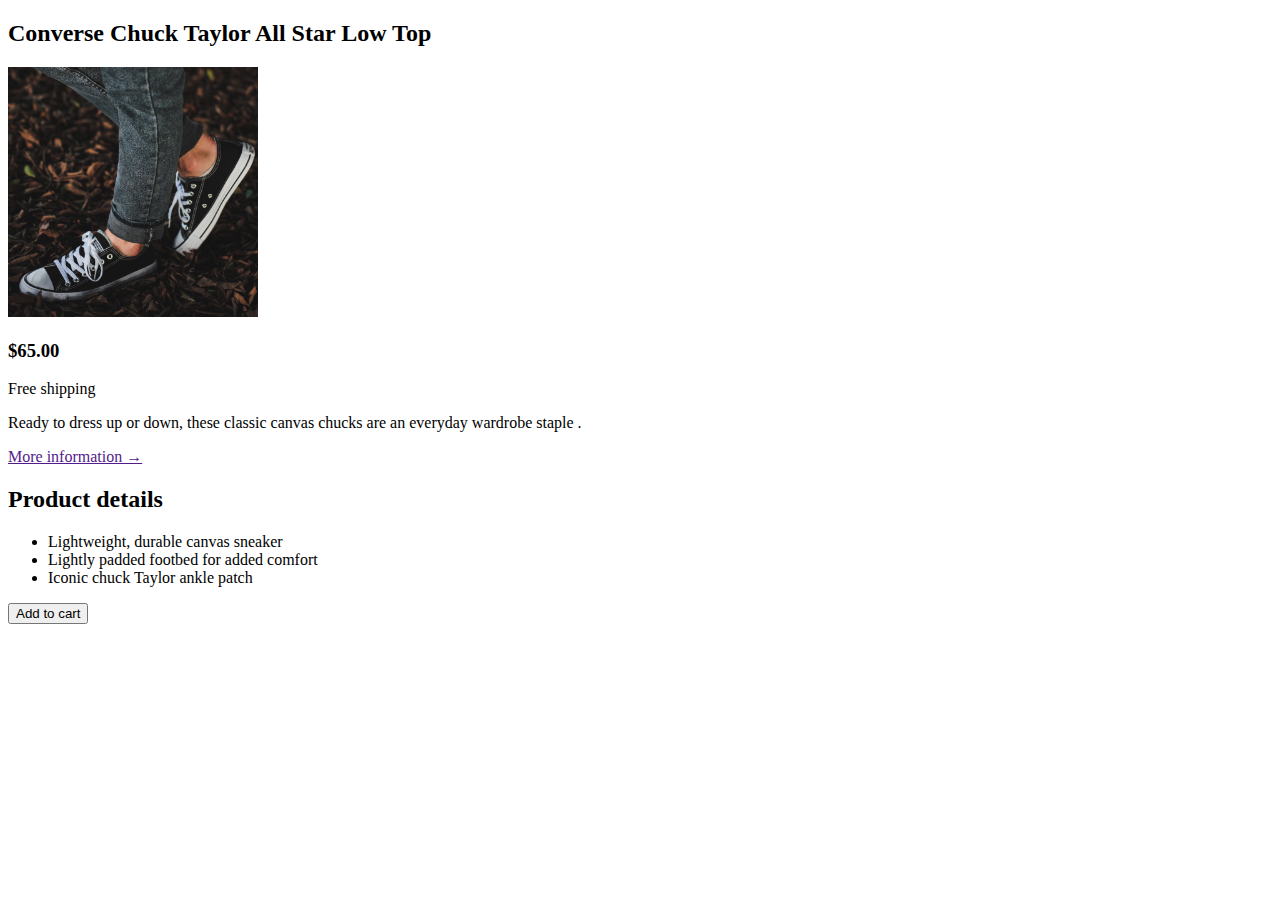
<file: 02-HTML-Fundamentals/challenge2.html>
<!DOCTYPE html>
<html lang="en">
<head>
  <meta charset="UTF-8">
  <title>Section2 - challenge 2</title>
</head>
<body>
  <article>
    <h2>Converse Chuck Taylor All Star Low Top</h2>
    <img src="img/challenges.jpg" alt="a shoes" width="250" height="250">
    <h3>$65.00</h3>
    <p>Free shipping</p>
    <p>Ready to dress up or down, these classic canvas chucks are an everyday wardrobe staple .  </p>
    <a href="">More information 	&#8594</a>
    <h2>Product details</h2>
    <ul>
     <li>Lightweight, durable canvas sneaker</li>
     <li>Lightly padded footbed for added comfort</li>
     <li>Iconic chuck Taylor ankle patch</li>
    </ul>
    <button>Add to cart </button>
  </article>
</body>
</html>
</file>
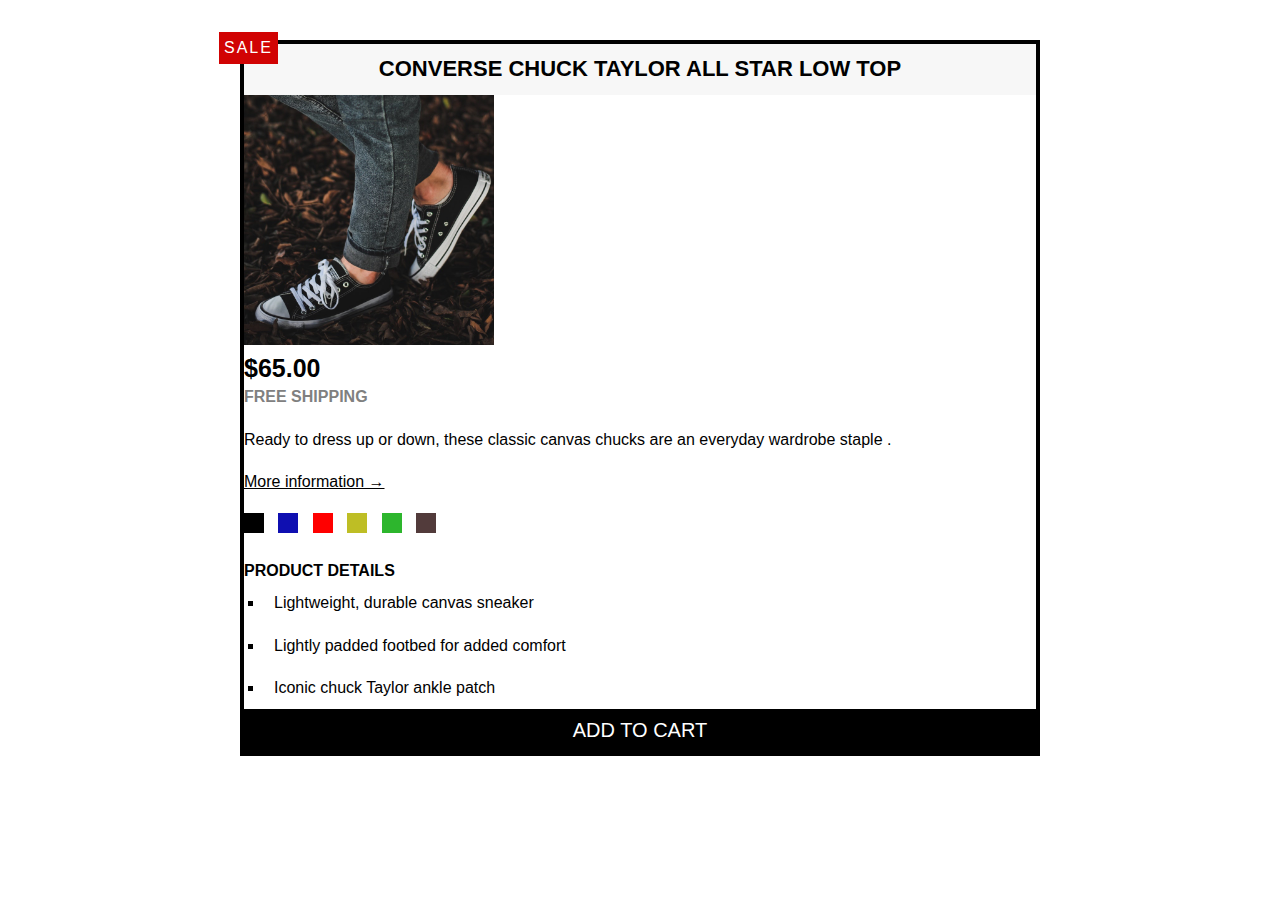
<file: 03-CSS-Fundamentals/challenge css.html>
<!DOCTYPE html>
<html lang="en">

<head>
  <meta charset="UTF-8">
  <title>Section2 - challenge 2</title>
  <style>
    /* I forget the body selector  and instead use the class selector */
    * {
      margin: 0;
      padding: 0;
    }

    body {
      font-family: sans-serif;
      line-height: 1.4;
    }

    .container {
      /* width:50%; */
      width: 800px;
      margin-left: auto;
      margin-right: auto;
      margin-top: 40px;
    }

    article {
      border: 4px solid black;
      position: relative;
    }

    .title {
      background-color: #f7f7f7;
      text-align: center;
      text-transform: uppercase;
      font-size: 22px;
      padding: 10px
    }

    strong {
      font-size: 25px;


    }

    .special-paragraph {
      text-transform: uppercase;
      color: grey;
      font-weight: bold;
    }

    .product-title {
      text-transform: uppercase;
      font-size: 16px;
      margin-top: 20px
    }

    /* a {
      color: black;
    } */
    .info-paragraph {
      margin-bottom: 20px;
      margin-top: 20px
    }

    a:link,
    a:visited {
      color: black;
    }

    a:hover a:active {
      text-decoration: none;
    }

    li {
      list-style: square;
      margin-left: 20px;
      padding: 10px
    }

    button {
      /* border:black; */
      background-color: black;
      border: none;
      font-size: 20px;
      color: white;
      text-transform: uppercase;
      width: 100%;
      padding: 10px
    }

    button:hover {
      background-color: white;
      color: black;
      cursor: pointer;
      border-top: 4px solid black
    }

    /* p{
     padding-bottom:10px 
    } */

    /* .colors-group {
      display: inline-block;

    } */
    .colors {
      width: 20px;
      height: 20px;
      display: inline-block;
      margin-right:10px;
      margin-top:20px;

      
    }

    .color-related1 {

      background-color: black;

    }
    .color-related2 {

      background-color: rgb(15, 15, 177);
    }
    .color-related3 {

      background-color: red;
    }
    .color-related4 {

      background-color: rgb(190, 190, 37);
    }
    .color-related5 {

      background-color: rgb(45, 182, 45);
    }
    .color-related6 {

      background-color:rgb(82, 59, 59)
    }
    .flying-sale {
      background-color:rgb(209, 3, 3);
      text-transform: uppercase;
      color:white;
      padding:5px;
      letter-spacing: 2px;
      position: absolute;
      top: -12px;
      left:-25px;

    }
  </style>
</head>

<body>
  <div class="container">
    <article>
      <h2 class=title>Converse Chuck Taylor All Star Low Top</h2>
      <p class="flying-sale">sale</p>
      <img src="img/challenges.jpg" alt="a shoes" width="250" height="250">
      <p><strong>$65.00</strong></p>
      <p class='special-paragraph'>Free shipping</p>
      <p class='info-paragraph'>Ready to dress up or down, these classic canvas chucks are an everyday wardrobe staple .
      </p>
      <a href="www.converse.com">More information &#8594</a>
      <div class="colors-group">
        <div class="color-related1 colors"></div>
        <div class="color-related2 colors"></div>
        <div class="color-related3 colors"></div>
        <div class="color-related4 colors"></div>
        <div class="color-related5 colors"></div>
        <div class="color-related6 colors"></div>
      </div>
      <h2 class='product-title'>Product details</h2>
      <ul>
        <li>Lightweight, durable canvas sneaker</li>
        <li>Lightly padded footbed for added comfort</li>
        <li>Iconic chuck Taylor ankle patch</li>
      </ul>
      <button>Add to cart </button>
    </article>
  </div>
</body>

</html>
</file>
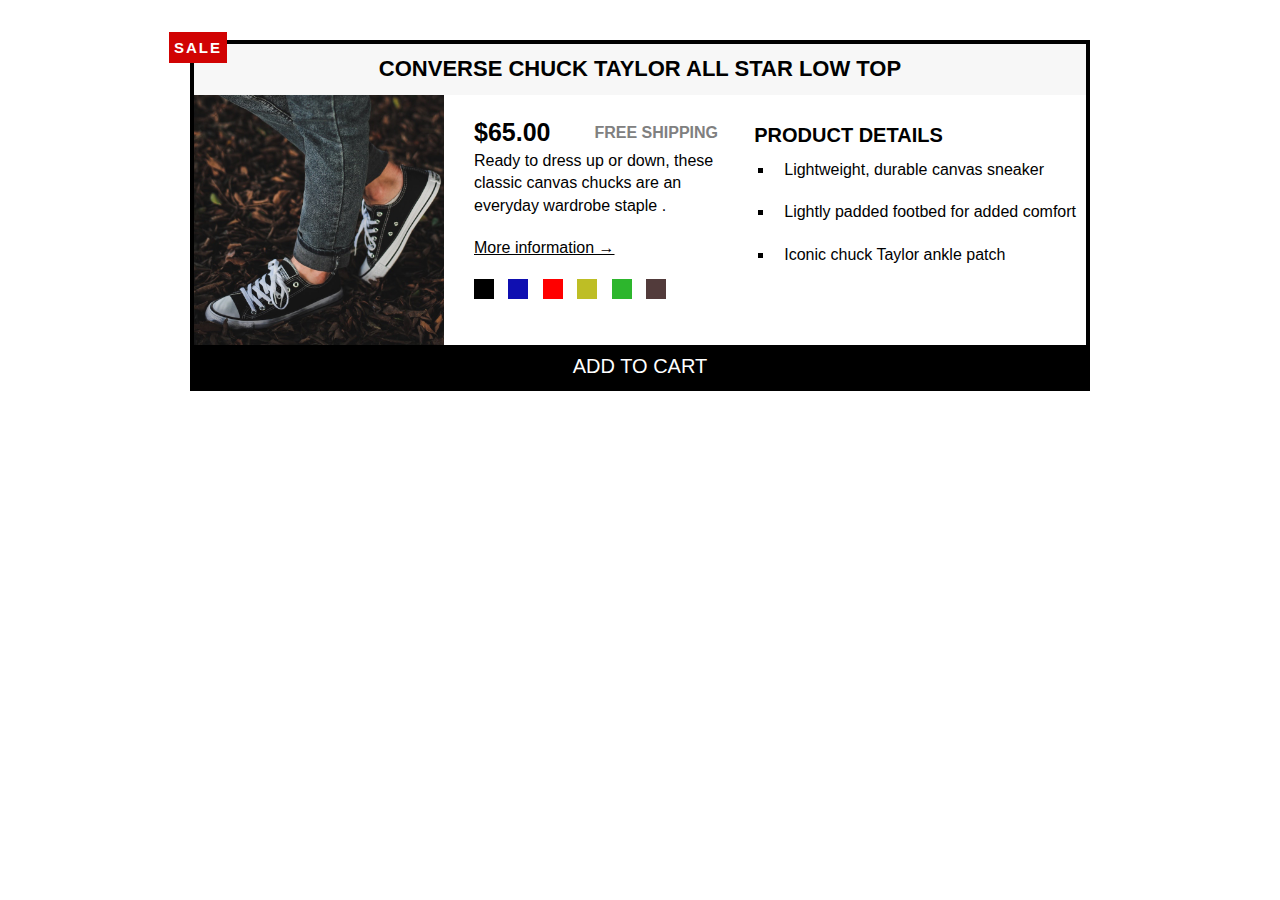
<file: 03-CSS-Layouts/challenge css.html>
<!DOCTYPE html>
<html lang="en">

<head>
  <meta charset="UTF-8">
  <title>Section2 - challenge 2</title>
  <style>
    /* I forget the body selector  and instead use the class selector */
    * {
      margin: 0;
      padding: 0;
      box-sizing: border-box;
    }

    body {
      font-family: sans-serif;
      line-height: 1.4;
    }

    .container {
      /* width:50%; */
      width: 900px;
      margin-left: auto;
      margin-right: auto;
      margin-top: 40px;
    }

    article {
      border: 4px solid black;
      position: relative;
    }

    .title {
      background-color: #f7f7f7;
      text-align: center;
      text-transform: uppercase;
      font-size: 22px;
      padding: 10px
    }

    strong {
      font-size: 25px;
      float:left;


    }

    .special-paragraph {
      text-transform: uppercase;
      color: grey;
      font-weight: bold;
      float:right;
      margin-top:7px;
      margin-right: 16px
    }

    .product-title {
      text-transform: uppercase;
      font-size: 20px;
      margin-top: 6px
    }

    /* a {
      color: black;
    } */
    .info-paragraph {
      margin-bottom: 20px;
      margin-top: 20px;
      clear:both;
    }

    a:link,
    a:visited {
      color: black;
    }

    a:hover a:active {
      text-decoration: none;
    }

    li {
      list-style: square;
      margin-left: 20px;
      padding: 10px
    }

    button {
      /* border:black; */
      background-color: black;
      border: none;
      font-size: 20px;
      color: white;
      text-transform: uppercase;
      width: 100%;
      padding: 10px;
      margin-bottom: -1px;
      margin-top: -6px;

    }

    button:hover {
      background-color: white;
      color: black;
      cursor: pointer;
      border-top: 4px solid black;

    }

    /* p{
     padding-bottom:10px 
    } */

    /* .colors-group {
      display: inline-block;

    } */
    .colors {
      width: 20px;
      height: 20px;
      display: inline-block;
      margin-right: 10px;
      margin-top: 20px;


    }

    .color-related1 {

      background-color: black;

    }

    .color-related2 {

      background-color: rgb(15, 15, 177);
    }

    .color-related3 {

      background-color: red;
    }

    .color-related4 {

      background-color: rgb(190, 190, 37);
    }

    .color-related5 {

      background-color: rgb(45, 182, 45);
    }

    .color-related6 {

      background-color: rgb(82, 59, 59)
    }

    .flying-sale {
      background-color: rgb(209, 3, 3);
      text-transform: uppercase;
      color: white;
      padding: 5px;
      font-size: 15px;
      font-weight: bold;
      letter-spacing: 2px;
      position: absolute;
      top: -12px;
      left: -25px;

    }
    .img-container{
      float:left;
      width:200px
    
    }
    .product-container{
      float:left;
      width:260px;
      margin-left:80px;
      margin-top:20px;
    }
    .details-container{
      float:right;
      margin-top:20px;

    }
  </style>
</head>

<body>
  <div class="container">
    <article>
      <h2 class=title>Converse Chuck Taylor All Star Low Top</h2>
      <p class="flying-sale">sale</p>
      <div class=img-container>
        <img src="img/challenges.jpg" alt="a shoes" width="250" height="250">
      </div>
<div class='product-container'>
      <p><strong>$65.00</strong></p>
      <p class='special-paragraph'>Free shipping</p>
      <p class='info-paragraph'>Ready to dress up or down, these classic canvas chucks are an everyday wardrobe staple .
      </p>
      <a href="www.converse.com">More information &#8594</a>
      <div class="colors-group">
        <div class="color-related1 colors"></div>
        <div class="color-related2 colors"></div>
        <div class="color-related3 colors"></div>
        <div class="color-related4 colors"></div>
        <div class="color-related5 colors"></div>
        <div class="color-related6 colors"></div>
      </div>
    </div>
    <div class='details-container'>
      <h2 class='product-title'>Product details</h2>
      <ul>
        <li>Lightweight, durable canvas sneaker</li>
        <li>Lightly padded footbed for added comfort</li>
        <li>Iconic chuck Taylor ankle patch</li>
      </ul>
    </div>
      <button>Add to cart </button>
    </article>
  </div>
</body>

</html>
</file>
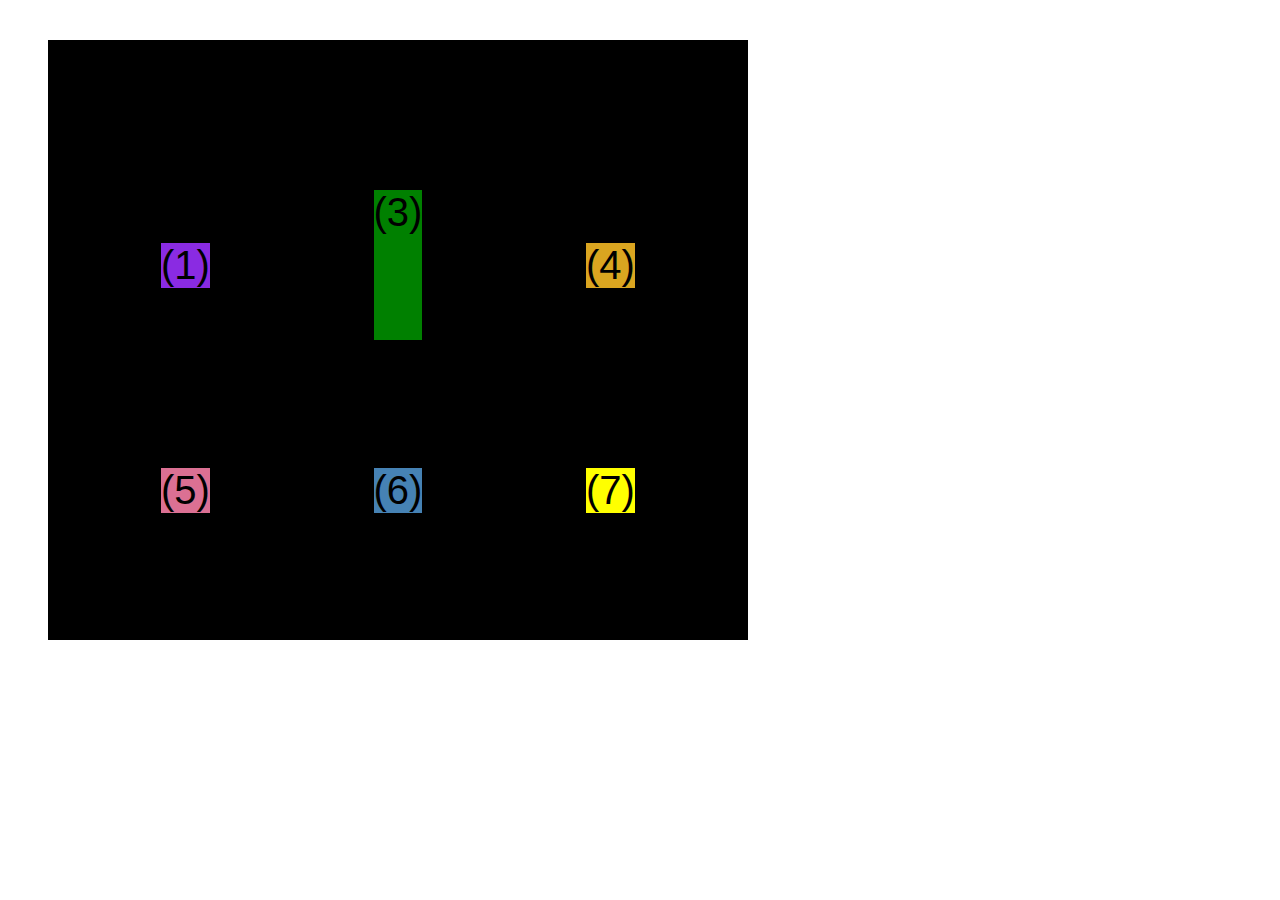
<file: 03-CSS-Layouts/css-grid.html>
<!DOCTYPE html>
<html lang="en">
  <head>
    <meta charset="UTF-8" />
    <meta http-equiv="X-UA-Compatible" content="IE=edge" />
    <meta name="viewport" content="width=device-width, initial-scale=1.0" />
    <title>CSS Grid</title>
    <style>
      .el--1 {
        background-color: blueviolet;
      }
      .el--2 {
        background-color: orangered;
      }
      .el--3 {
        background-color: green;
        height: 150px;
      }
      .el--4 {
        background-color: goldenrod;
      }
      .el--5 {
        background-color: palevioletred;
      }
      .el--6 {
        background-color: steelblue;
      }
      .el--7 {
        background-color: yellow;
      }
      .el--8 {
        background-color: crimson;
      }

      .container--1 {
        /* STARTER */
        font-family: sans-serif;
        background-color: #ddd;
        font-size: 30px;
        margin: 40px;

        /* CSS GRID */
        display:grid;
        display:none;

        /* grid-template-columns: 250px 250px 1fr 1fr; */
        /* grid-template-columns:  1fr 1fr 1fr 1fr ; */
        grid-template-columns:  repeat(4,1fr) ;
        /* grid-template-rows:repeat(2,1fr); */
        grid-template-rows:1fr 1fr;
        /* height: 500px; */
        gap:30px;
        column-gap: 10px;
        row-gap:40px;
      }

      /* .el--8{
        grid-column:2 /3;
        grid-row:1/2;
        grid-row:1/span 2;
      }
 .el--2{
   grid-column:1/4; */
   /* grid-column:1/span 4;
   grid-column:1/-1;

   grid-row:2;
 }
 .el--6 {
   grid-row:3/5;
 } */


      .container--2 {
        /* STARTER */
        /* display:none; */
        font-family: sans-serif;
        background-color:black;
        font-size: 40px;
        margin: 40px;

        width: 700px;
        height: 600px;

        /* CSS GRID */
       display: grid;
       grid-template-columns:125px 200px 125px;
       grid-template-rows: 250px 100px;
       gap:50px;
       /*
       Aligning tracks inside container :
       distribute empty space
       */
        justify-content: center;
        /* justify-content:space-between; */

        align-content:center;

        /*Aligning items inside cells :
        moving items around inside cells ;" */
        align-items:center;
        justify-items:center


      
      }
      .el--3 {
        align-self: center;
        justify-self:center;
      }
    </style>
  </head>
  <body>
    <div class="container--1">
      <div class="el el--1">(1) HTML</div>
      <div class="el el--2">(2) and</div>
      <div class="el el--3">(3) CSS</div>
      <div class="el el--4">(4) are</div>
      <div class="el el--5">(5) amazing</div>
      <div class="el el--6">(6) languages</div>
      <!-- <div class="el el--7">(7) to</div> -->
      <div class="el el--8">(8) learn</div>
    </div>

    <div class="container--2">
      <div class="el el--1">(1)</div>
      <div class="el el--3">(3)</div>
      <div class="el el--4">(4)</div>
      <div class="el el--5">(5)</div>
      <div class="el el--6">(6)</div>
      <div class="el el--7">(7)</div>
    </div>
  </body>
</html>
</file>
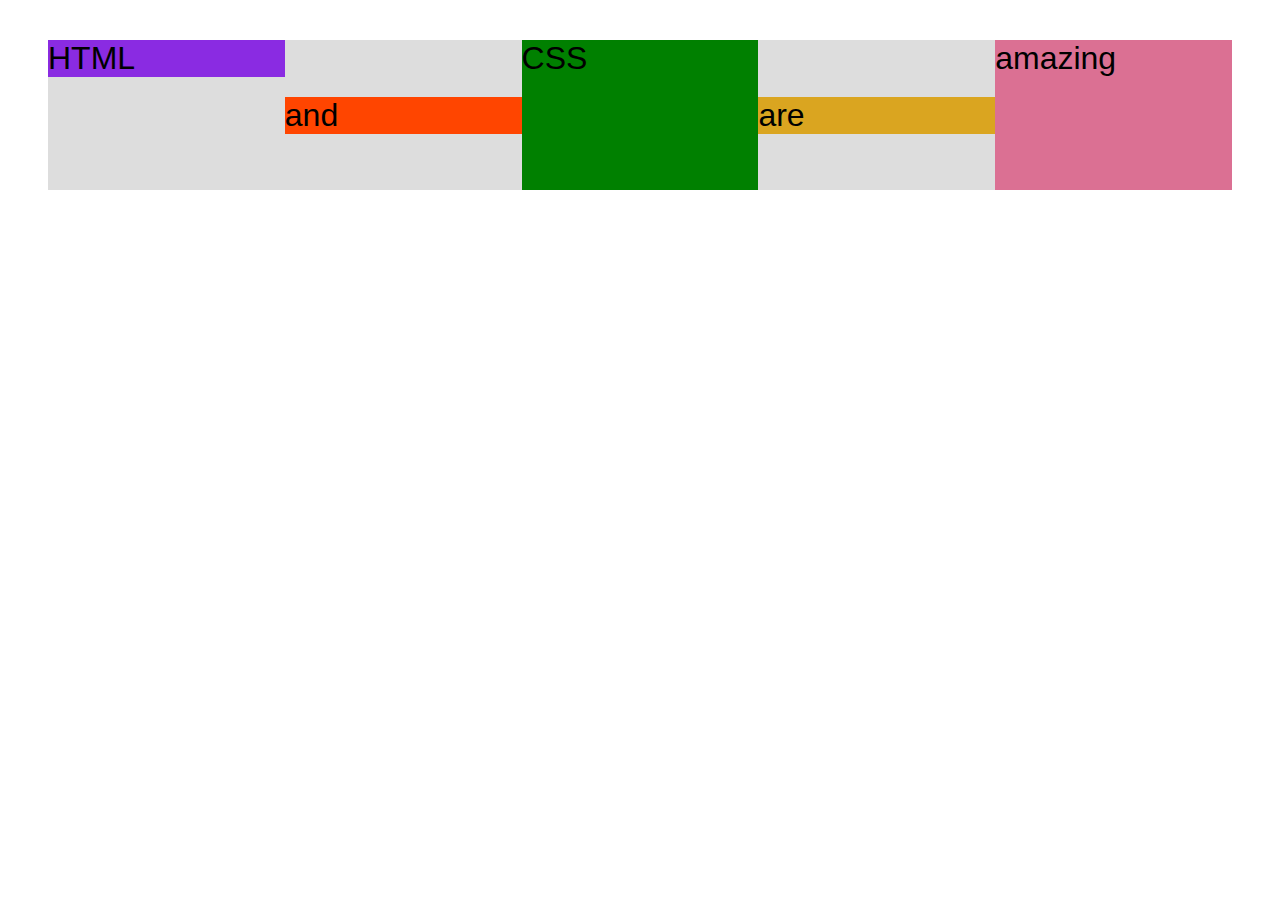
<file: 03-CSS-Layouts/flexbox.html>
<!DOCTYPE html>
<html lang="en">
  <head>
    <meta charset="UTF-8" />
    <meta http-equiv="X-UA-Compatible" content="IE=edge" />
    <meta name="viewport" content="width=device-width, initial-scale=1.0" />
    <title>Flexbox</title>
    <style>
      .el--1 {
        background-color: blueviolet;
      }
      .el--2 {
        background-color: orangered;
      }
      .el--3 {
        background-color: green;
        height: 150px;
      }
      .el--4 {
        background-color: goldenrod;
      }
      .el--5 {
        background-color: palevioletred;
      }
      .el--6 {
        background-color: steelblue;
      }
      .el--7 {
        background-color: yellow;
      }
      .el--8 {
        background-color: crimson;
      }

      .container {
        /* STARTER */
        font-family: sans-serif;
        background-color: #ddd;
        font-size:32px;
        margin: 40px;

        /* FLEXBOX */
        display:flex;
        align-items:center;
        justify-content:
        -start;
        /* gap:30px */
      }
      .el {
/*         
     Defaults:
     flex-grow: 0;
     flex-shrink: 1;
     flex-basis: auto; */

 /* flex-basis:300px; */
 /* flex-shrink:0; */
 /* flex-grow:1;   */
 flex:1 ;
      }
      .el--1{
        align-self:flex-start;
        /* flex-grow:1 */
        /* order:2 */
      }
      /* .el--4{
        align-self: stretch;
      } */
      .el--5{
        align-self: stretch;
        order:1;
      }
      .el--6{
        order:-1;
      }
    </style>
  </head>
  <body>
    <div class="container">
      <div class="el el--1">HTML</div>
      <div class="el el--2">and</div>
      <div class="el el--3">CSS</div>
      <div class="el el--4">are</div>
      <div class="el el--5">amazing</div>
      <!-- <div class="el el--6">languages</div>
       <div class="el el--7">to</div>
      <div class="el el--8">learn</div> -->
    </div>
  </body>
</html>
</file>
<file: 03-CSS-Fundamentals/style.css>
*{
  /* border-top: 10px solid #1098ad */
  margin:0;
  padding:0;

}
body {
  color:#444;
  font-family:sans-serif;
  border-top: 10px solid #1098ad;
  /* position: relative; */
}

/* h1,h2,h3,h4,p,li {
  font-family:sans-serif;
  color:#444;

} */

.contianer{
  width:800px;
  /* margin-left: auto;
  margin-right:auto; */
  margin:0 auto;
    position: relative;

}
.main-header{
  background-color:#f7f7f7;
  /* padding: 20px ;
  padding-left:40px;
  padding-right:40px; */
  padding:20px 40px;
  margin-bottom:60px;
  /* height:80px; */

}


nav {
  font-size: 18px;
  text-align:center;

}

article {
  margin-bottom:60px;
}

.post-header {
margin-bottom:40px;
/* position: relative; */
}

aside {
  background-color:#f7f7f7;
  border-top:5px solid #1098ad;
  border-bottom:5px solid #1098ad;
  /* padding-top:50px;
  padding-bottom:50px */
  padding:50px 0;
  width:500px
}
h1,h2,h3 {
  color:#1098ad;

}
h1{
  font-size:26px;
  font-style: italic;
  text-transform: uppercase;} 
h2{
  font-size: 40px;
  margin-bottom:30px
}
h3{
  font-size: 30px;
  margin-bottom:20px;
  margin-top:40px
}
h4 {
  font-size: 20px;
  text-transform: uppercase;
  text-align: center;
}

p {
font-size: 22px;
line-height:1.5;
margin-bottom:15px;
}

/* I don't have the same problem
because I mised the universtal selector padding:0 */
ul,ol {
  margin-left:50px;
  margin-bottom:20px
}
li{
  font-size:  20px;
  margin-bottom: 10px ;
  /* display:inline */

}
li:last-child {
  margin-bottom:0;
}
/* footer p {
  font-size: 16px;
} */
#copyright {
  font-size:16px
}
/* article header p {
  font-style: italic;
} */

#author {
  font-style: italic;
  font-size:18px;
}
.related-author{
 font-size:18px;
 font-weight: bold; 
}

/* ul {
  list-style: none;
} */
.related {
  
  list-style:none;
}

/* header {
  background-color:#f7f7f7;
} */


/* .first-li {
  font-weight: bold;
} */
li:first-child{
  font-weight: bold;
}
li:last-child {
  font-style:italic;
}
/* li:nth-child(3) {
  color:red;
} */

/*Misconecteption this wolnt work*/
/* article p:last-child{
  color:red
} */

/*Sytling  links*/

a:link {
  color:#1098ad;
  text-decoration: none;
}
a:visited {
  color:#1098ad;
}
a:hover {
  color:orangered;
  font-weight:bold;
  text-decoration:underline  orangered

}
a:active { 
  background-color:black;
  font-style:italic;
}


.post-img{
  width:100%;
  height: auto;
 
}
nav a:link {
  /* background-color:orangered;
  margin:20px;
  padding:20px;
  display:block;
*/
margin-right: 30px;
margin-top:30px;
display:inline-block;
}


nav a:link:last-child {
  margin-right:0;
}
button {
  font-size:22px;
  padding:20px;
  cursor:pointer;
  position:absolute;

  color:red;
  /* top:50px;
  left:50px; */
  bottom:50px;
  right:50px;

}

h1::first-letter {
  font-style:normal;
  margin-right:5px;
}
/* h2::first-letter {
  
  font-size:80px;

} */

h3 + p::first-line {
  /* color:red; */
}
h2 {
  /* background-color:orange; */
  position:relative;
}
h2::before {
  content:"TOP";
  background-color:#ffe70e;
  color:#000;
  font-size:16px;
  font-weight:bold;
  display: inline-block;
  padding :5px 10px;
  position:absolute;
  top:-10px;
  right: -25px;
}

/*Resolving conflicts*/
/* #copyright {
  color:red;

}
.copyright {
  color: blue
}
.text {
  color:yellow
}
footer p {
  color:green !important;
} */

/* nav a:link,
nav p {
  font-size:18px;

} */
</file>
<file: 03-CSS-Layouts/style.css>
*{
  /* border-top: 10px solid #1098ad */
  margin:0;
  padding:0;
  box-sizing: border-box;

}
body {
  color:#444;
  font-family:sans-serif;
  border-top: 10px solid #1098ad;
  /* position: relative; */
}

/* h1,h2,h3,h4,p,li {
  font-family:sans-serif;
  color:#444;

} */

.contianer{
  width:1200px;
  /* margin-left: auto;
  margin-right:auto; */
  margin:0 auto;
    position: relative;

}
.main-header{
  background-color:#f7f7f7;
  /* background-color:red; */
  /* padding: 20px ;
  padding-left:40px;
  padding-right:40px; */
  padding:20px 40px;
  margin-bottom:60px;
  /* height:80px; */

}


nav {
  font-size: 18px;
  text-align:center;

}

article {
  margin-bottom:60px;
}

.post-header {
margin-bottom:40px;
/* position: relative; */
}

aside {
  background-color:#f7f7f7;
  border-top:5px solid #1098ad;
  border-bottom:5px solid #1098ad;
  
  padding:50px 40px;
 
}
h1,h2,h3 {
  color:#1098ad;

}
h1{
  font-size:26px;
  font-style: italic;
  text-transform: uppercase;} 
h2{
  font-size: 40px;
  margin-bottom:30px
}
h3{
  font-size: 30px;
  margin-bottom:20px;
  margin-top:40px
}
h4 {
  font-size: 20px;
  text-transform: uppercase;
  text-align: center;
  margin-bottom:30px;
}

p {
font-size: 22px;
line-height:1.5;
margin-bottom:15px;
}

/* I don't have the same problem
because I mised the universtal selector padding:0 */
ul,ol {
  margin-left:50px;
  margin-bottom:20px
}
li{
  font-size:  20px;
  margin-bottom: 10px ;
  /* display:inline */

}
li:last-child {
  margin-bottom:0;
}
/* footer p {
  font-size: 16px;
} */
#copyright {
  font-size:16px
}
/* article header p {
  font-style: italic;
} */

#author {
  font-style: italic;
  font-size:18px;
}
.related-author{
 font-size:18px;
 font-weight: bold; 
}

/* ul {
  list-style: none;
} */
.related {
  
  list-style:none;
  margin-left:0;
}

/* header {
  background-color:#f7f7f7;
} */


/* .first-li {
  font-weight: bold;
} */
li:first-child{
  font-weight: bold;
}
li:last-child {
  font-style:italic;
}
/* li:nth-child(3) {
  color:red;
} */

/*Misconecteption this wolnt work*/
/* article p:last-child{
  color:red
} */

/*Sytling  links*/

a:link {
  color:#1098ad;
  text-decoration: none;
}
a:visited {
  color:#1098ad;
}
a:hover {
  color:orangered;
  font-weight:bold;
  text-decoration:underline  orangered

}
a:active { 
  background-color:black;
  font-style:italic;
}


.post-img{
  width:100%;
  height: auto;
 
}
nav a:link {
  /* background-color:orangered;
  margin:20px;
  padding:20px;
  display:block;
*/
margin-right: 30px;
/* margin-top:30px; */
display:inline-block;
}


nav a:link:last-child {
  margin-right:0;
}
button {
  font-size:22px;
  padding:20px;
  cursor:pointer;
  position:absolute;

  color:red;
  /* top:50px;
  left:50px; */
  bottom:50px;
  right:50px;

}

h1::first-letter {
  font-style:normal;
  margin-right:5px;
}
/* h2::first-letter {
  
  font-size:80px;

} */

h3 + p::first-line {
  /* color:red; */
}
h2 {
  /* background-color:orange; */
  position:relative;
}
h2::before {
  content:"TOP";
  background-color:#ffe70e;
  color:#000;
  font-size:16px;
  font-weight:bold;
  display: inline-block;
  padding :5px 10px;
  position:absolute;
  top:-10px;
  right: -25px;
}

/*Resolving conflicts*/
/* #copyright {
  color:red;

}
.copyright {
  color: blue
}
.text {
  color:yellow
}
footer p {
  color:green !important;
} */

/* nav a:link,
nav p {
  font-size:18px;

} */


/* Floats */
/* .author-img {
  float:left;
  margin-bottom:20px;
}

.author {
  padding-left:80px;
  float:left;
  margin-top:10px;
  margin-left: 20px;
}

h1 {
   float:left;
}

nav {
  float:right;
}

.clear {
  clear:both
}

.clearfix::after {
  content:'';
  clear:both;
  display:block;
}
article {
background-color:green;
width:825px;
float:left;
}
aside {
  background-color: red;
  width:300px;
  float:right;

}
footer {
  background-color: yellow;
  clear:both;
} */
 
.main-header{
  display:flex;
  align-items: center;
  justify-content: space-between;

}
.author-box{
  display:flex;
  align-items: center;
  margin-bottom: 15px;
}
.author {
  margin-bottom:0;
  margin-left:15px;
}
.related-post{
  display:flex;
  align-items:center;
  gap:20px;
  margin-bottom:30px;
}

.related-link:link {
  font-size:17px;
  font-weight: bold;
  font-style:normal;
  margin-bottom:5px;
  display:block;
}
.related-author{
  margin-bottom:0;
  font-size:14px;
  font-weight: normal;
  font-style: italic;
}
.row {
  display:flex;
  gap:75px;
  margin-bottom: 60px;
  align-items: flex-start;
}
article {
  flex:1;
  margin-bottom:0;
}
aside {
  flex: 0 0 300px
}
</file>
<file: 05-Design/style.css>
/*
SPACING SYSTEM (px)
2 / 4 / 8 / 12 / 16 / 24 / 32 / 48 / 64 / 80 / 96 / 128

FONT SIZE SYSTEM (px)
10 / 12 / 14 / 16 / 18 / 20 / 24 / 30 / 36 / 44 / 52 / 62 / 74 / 86 / 98
*/


/*
Main Color:##087f5b
Grey Color:#343a40

*/
* {
  margin: 0;
  padding: 0;
  box-sizing: border-box;
}

/* ------------------------ */
/* GENERAL STYLES */
/* ------------------------ */
body {
  font-family:'Inter', sans-serif;
  color:#343a40;
  border-bottom:8px solid #087f5b
}

.container {
  width: 960px;
  margin: 0 auto;
}

header,
section {
  margin-bottom: 48px;
}

h2 {
  margin-bottom: 48px;
  font-size:36px;
  letter-spacing:-0.5px;
}

.grid-3-cols {
  display: grid;
  grid-template-columns: repeat(3, 1fr);
  column-gap: 80px;
}
.btn:link,
.btn:visited {
  background-color: #087f5b;
  color:#fff;
  text-decoration: none;
  text-transform: uppercase;
  font-weight:500;
 
  display:inline-block
}
.btn:hover,
.btn:active {
  background-color: #099268;
}
.btn--big{
  font-size:18px;
  padding:16px 32px;
}
.btn--small {
  font-size:14px;
  padding: 8px 12px;
}
/* ------------------------ */
/* COMPONENT STYLES */
/* ------------------------ */

/* HEADER */
header {
  display: grid;
  grid-template-columns: repeat(2, 1fr);
  column-gap: 80px;
  margin-top: 48px;
}

.header-text-box {
  align-self: center;
}

h1 {
  margin-bottom: 24px;
  font-size:44px;
  line-height: 1.1;
  letter-spacing:-1px;
  /* 44 / 52 / 62 */
}

.header-text {
  margin-bottom: 24px;
  font-size:18px;
  line-height: 1.7;
}

img {
  width: 100%;
}

/* FEATURES */
.features-icon {
  stroke:#087f5b;
  width: 32px;
  height: 32px;
  margin-bottom:16px;
}

.features-title {
  margin-bottom: 16px;
  font-size:20px;
}

.features-text {
  font-size:18px;
  line-height: 1.7;
}

/* TESTIMONIAL */
.testimonial-section {
  background-color: #087f5b;
  color:#fff;
  padding:24px;
}

.testimonial-box {
  grid-column: 2 / -1;
  align-self: center;
}

.testimonial-box h2 {
  margin-bottom: 24px;
  font-size:24px;
}

.testimonial-text {
  font-style: italic;
  margin-bottom: 24px;
  font-size:18px;
  line-height: 1.7;
}

/* CHAIRS */
.chair-box {
  padding: 24px;
}

h3 {
  margin-bottom: 24px;
  font-size:20px;
}

.chair-details {
  list-style: none;
  margin-bottom: 24px;
}

.chair-details li {
  display: flex;
  align-items: center;
  gap: 12px;
  margin-bottom: 24px;
}

.chair-details li:last-child {
  margin-bottom: 0;
}

.chair-icon {
  stroke:#087f5b;
  width: 24px;
  height: 24px;
}

.chair-price {
  display: flex;
  justify-content: space-between;
  font-size:20px;
}

footer {
  margin-bottom: 48px;
  font-size:14px;
  color:#495057;
}
</file>
<file: cfp&sc-m/04-CSS-Layouts/style.css>
*{
  /* border-top: 10px solid #1098ad */
  margin:0;
  padding:0;
  box-sizing: border-box;

}
body {
  color:#444;
  font-family:sans-serif;
  border-top: 10px solid #1098ad;
  /* position: relative; */
}

/* h1,h2,h3,h4,p,li {
  font-family:sans-serif;
  color:#444;

} */

.contianer{
  width:1200px;
  /* margin-left: auto;
  margin-right:auto; */
  margin:0 auto;
    position: relative;

}
.main-header{
  background-color:#f7f7f7;
  /* background-color:red; */
  /* padding: 20px ;
  padding-left:40px;
  padding-right:40px; */
  padding:20px 40px;
  margin-bottom:60px;
  /* height:80px; */

}


nav {
  font-size: 18px;
  text-align:center;

}

article {
  margin-bottom:60px;
}

.post-header {
margin-bottom:40px;
/* position: relative; */
}

aside {
  background-color:#f7f7f7;
  border-top:5px solid #1098ad;
  border-bottom:5px solid #1098ad;
  
  padding:50px 40px;
 
}
h1,h2,h3 {
  color:#1098ad;

}
h1{
  font-size:26px;
  font-style: italic;
  text-transform: uppercase;} 
h2{
  font-size: 40px;
  margin-bottom:30px
}
h3{
  font-size: 30px;
  margin-bottom:20px;
  margin-top:40px
}
h4 {
  font-size: 20px;
  text-transform: uppercase;
  text-align: center;
  margin-bottom:30px;
}

p {
font-size: 22px;
line-height:1.5;
margin-bottom:15px;
}

/* I don't have the same problem
because I mised the universtal selector padding:0 */
ul,ol {
  margin-left:50px;
  margin-bottom:20px
}
li{
  font-size:  20px;
  margin-bottom: 10px ;
  /* display:inline */

}
li:last-child {
  margin-bottom:0;
}
/* footer p {
  font-size: 16px;
} */
#copyright {
  font-size:16px
}
/* article header p {
  font-style: italic;
} */

#author {
  font-style: italic;
  font-size:18px;
}
.related-author{
 font-size:18px;
 font-weight: bold; 
}

/* ul {
  list-style: none;
} */
.related {
  
  list-style:none;
  margin-left:0;
}

/* header {
  background-color:#f7f7f7;
} */


/* .first-li {
  font-weight: bold;
} */
li:first-child{
  font-weight: bold;
}
li:last-child {
  font-style:italic;
}
/* li:nth-child(3) {
  color:red;
} */

/*Misconecteption this wolnt work*/
/* article p:last-child{
  color:red
} */

/*Sytling  links*/

a:link {
  color:#1098ad;
  text-decoration: none;
}
a:visited {
  color:#1098ad;
}
a:hover {
  color:orangered;
  font-weight:bold;
  text-decoration:underline  orangered

}
a:active { 
  background-color:black;
  font-style:italic;
}


.post-img{
  width:100%;
  height: auto;
 
}
nav a:link {
  /* background-color:orangered;
  margin:20px;
  padding:20px;
  display:block;
*/
margin-right: 30px;
margin-top:30px;
display:inline-block;
}


nav a:link:last-child {
  margin-right:0;
}
button {
  font-size:22px;
  padding:20px;
  cursor:pointer;
  position:absolute;

  color:red;
  /* top:50px;
  left:50px; */
  bottom:50px;
  right:50px;

}

h1::first-letter {
  font-style:normal;
  margin-right:5px;
}
/* h2::first-letter {
  
  font-size:80px;

} */

h3 + p::first-line {
  /* color:red; */
}
h2 {
  /* background-color:orange; */
  position:relative;
}
h2::before {
  content:"TOP";
  background-color:#ffe70e;
  color:#000;
  font-size:16px;
  font-weight:bold;
  display: inline-block;
  padding :5px 10px;
  position:absolute;
  top:-10px;
  right: -25px;
}

/*Resolving conflicts*/
/* #copyright {
  color:red;

}
.copyright {
  color: blue
}
.text {
  color:yellow
}
footer p {
  color:green !important;
} */

/* nav a:link,
nav p {
  font-size:18px;

} */


/* Floats */
.author-img {
  float:left;
  margin-bottom:20px;
}

.author {
  /* padding-left:80px; */
  float:left;
  margin-top:10px;
  margin-left: 20px;
}

h1 {
   float:left;
}

nav {
  float:right;
}

/* .clear {
  clear:both
} */

.clearfix::after {
  content:'';
  clear:both;
  display:block;
}
article {
/* background-color:green; */
width:825px;
float:left;
}
aside {
  /* background-color: red; */
  width:300px;
  float:right;

}
footer {
  /* background-color: yellow; */
  clear:both;
}
</file>
